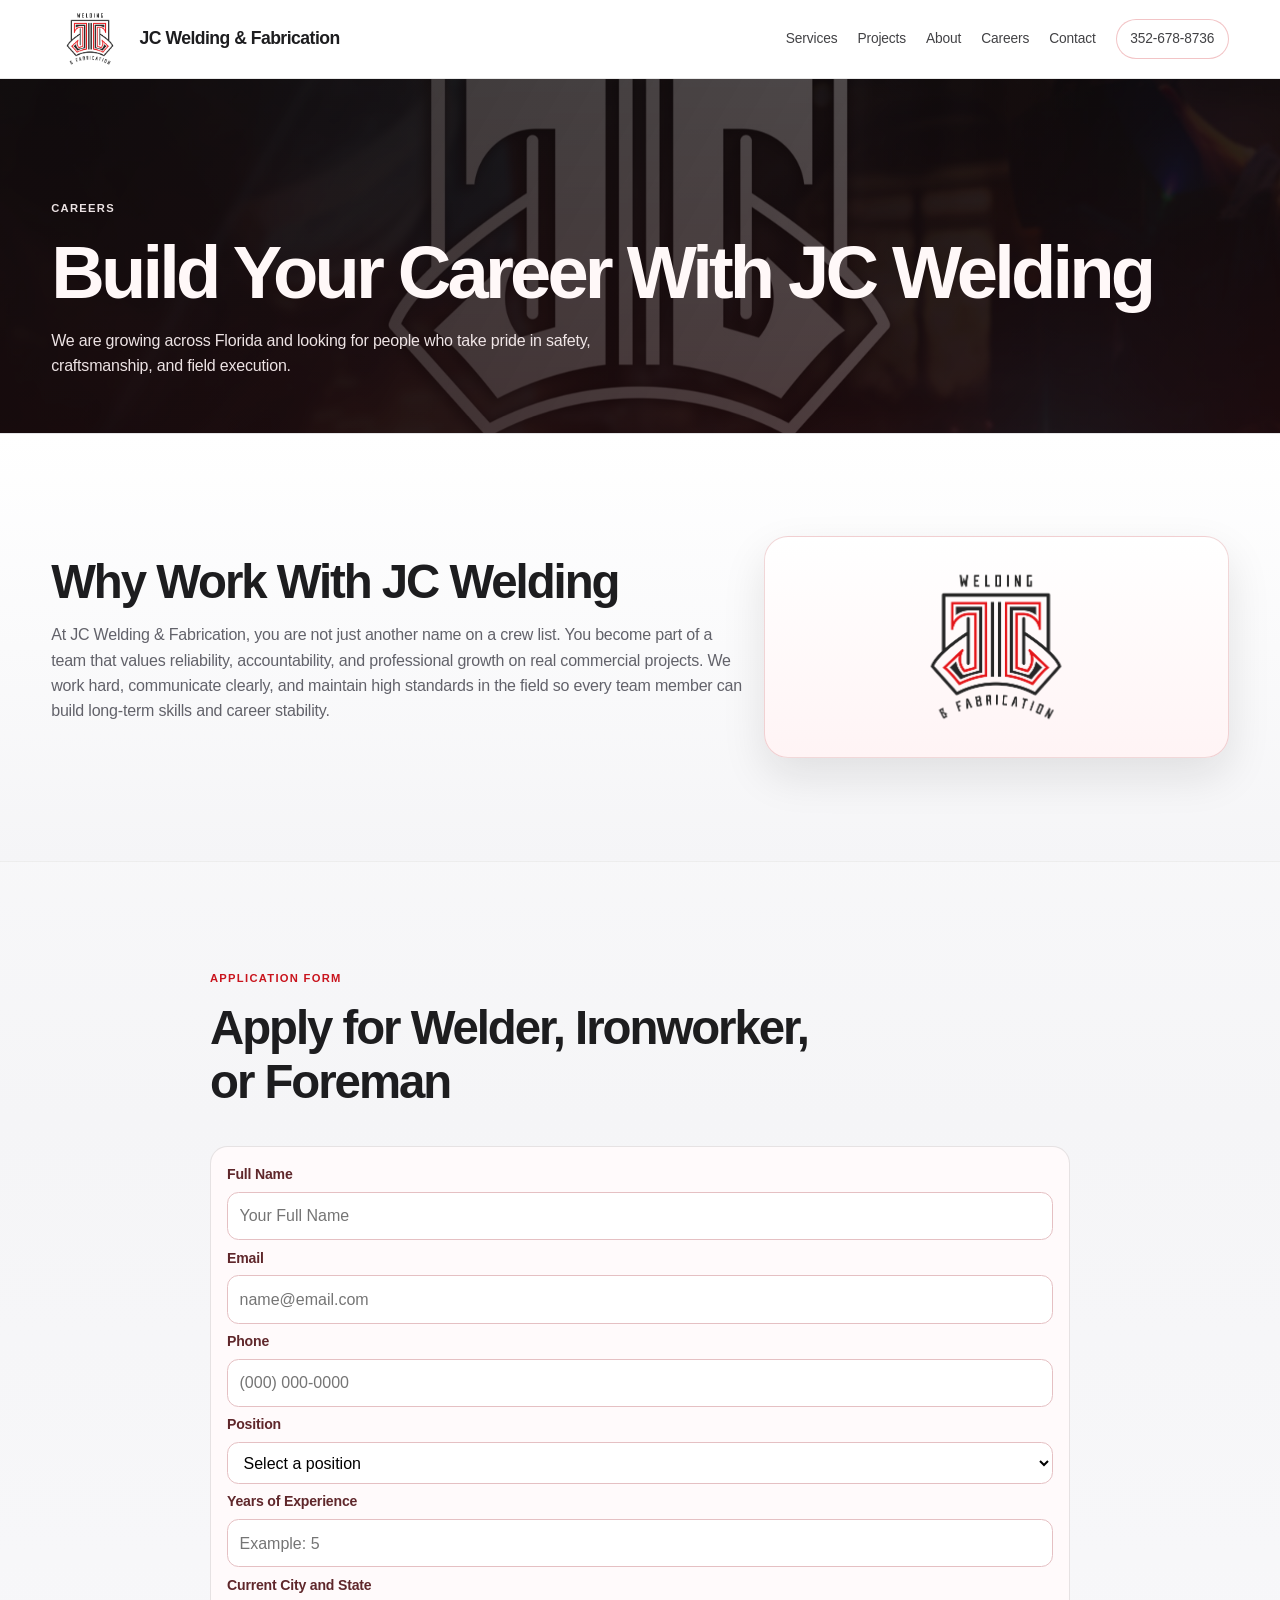
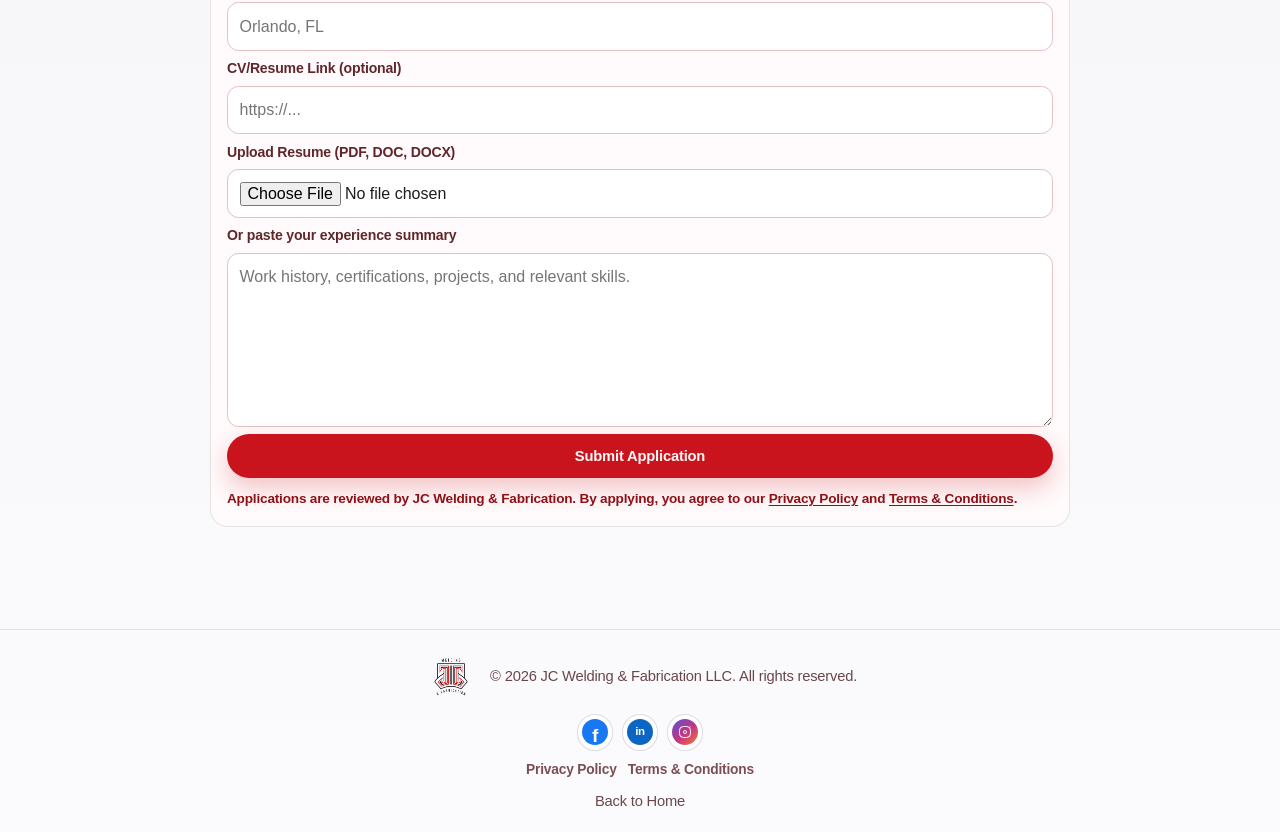
<file: careers.html>
<!DOCTYPE html>
<html lang="en">
<head>
  <meta charset="UTF-8" />
  <meta name="viewport" content="width=device-width, initial-scale=1.0" />
  <title>Careers | JC Welding &amp; Fabrication LLC</title>
  <meta name="description" content="Careers at JC Welding & Fabrication LLC. Apply for Welder, Ironworker, or Foreman positions in Florida commercial steel projects." />
  <meta name="robots" content="index, follow" />
  <link rel="canonical" href="https://jcweldingfabricationfl.com/careers.html" />
  <meta property="og:type" content="website" />
  <meta property="og:title" content="Careers | JC Welding & Fabrication LLC" />
  <meta property="og:description" content="Join JC Welding & Fabrication in Florida. Apply for Welder, Ironworker, and Foreman opportunities." />
  <meta property="og:url" content="https://jcweldingfabricationfl.com/careers.html" />
  <meta property="og:image" content="https://jcweldingfabricationfl.com/assets/jc-logo-red-white.png?v=2" />
  <meta name="twitter:card" content="summary_large_image" />
  <meta name="twitter:title" content="Careers | JC Welding & Fabrication LLC" />
  <meta name="twitter:description" content="Join JC Welding & Fabrication in Florida. Apply for Welder, Ironworker, and Foreman opportunities." />
  <meta name="twitter:image" content="https://jcweldingfabricationfl.com/assets/jc-logo-red-white.png?v=2" />
  <link rel="icon" type="image/png" sizes="32x32" href="assets/favicon-32x32.png?v=2" />
  <link rel="icon" type="image/png" sizes="16x16" href="assets/favicon-16x16.png?v=2" />
  <link rel="apple-touch-icon" sizes="180x180" href="assets/apple-touch-icon.png?v=2" />
  <link rel="stylesheet" href="styles.css" />
</head>
<body>
  <header class="site-header" id="top">
    <div class="container nav-wrap">
      <a class="logo" href="/" aria-label="JC Welding and Fabrication home">
        <img class="logo-image" src="assets/jc-logo-red-white.png" alt="JC Welding and Fabrication logo" width="104" height="104" decoding="async" />
        <span class="logo-text">JC Welding &amp; Fabrication</span>
      </a>
      <button class="menu-toggle" aria-label="Toggle navigation" aria-expanded="false">
        <span></span><span></span><span></span>
      </button>
      <nav class="site-nav" aria-label="Main navigation">
        <a href="/#services">Services</a>
        <a href="/#projects">Projects</a>
        <a href="/#about">About</a>
        <a href="/careers.html">Careers</a>
        <a href="/#contact">Contact</a>
        <a class="nav-cta" href="tel:+13526788736">352-678-8736</a>
      </nav>
    </div>
  </header>

  <main>
    <section class="service-hero careers-hero" style="--service-hero-image: url('assets/optimized/service1.jpg');">
      <div class="container">
        <p class="eyebrow">Careers</p>
        <h1>Build Your Career With JC Welding</h1>
        <p>We are growing across Florida and looking for people who take pride in safety, craftsmanship, and field execution.</p>
      </div>
    </section>

    <section class="section section-alt">
      <div class="container careers-story-grid">
        <div class="careers-story-copy reveal">
          <h2>Why Work With JC Welding</h2>
          <p>
            At JC Welding &amp; Fabrication, you are not just another name on a crew list. You become part of a team that values reliability,
            accountability, and professional growth on real commercial projects. We work hard, communicate clearly, and maintain high standards
            in the field so every team member can build long-term skills and career stability.
          </p>
        </div>
        <div class="careers-story-media reveal" aria-hidden="true">
          <img src="assets/jc-logo-red-white.png" alt="" loading="lazy" decoding="async" width="220" height="220" />
        </div>
      </div>
    </section>

    <section class="section" id="careers-apply">
      <div class="container careers-apply-wrap">
        <div class="section-head reveal">
          <p class="eyebrow">Application Form</p>
          <h2>Apply for Welder, Ironworker, or Foreman</h2>
        </div>

        <form
          class="careers-form reveal"
          name="careers"
          method="POST"
          enctype="multipart/form-data"
          data-netlify="true"
          data-netlify-honeypot="bot-field"
          action="/thank-you-careers.html">
          <input type="hidden" name="form-name" value="careers" />
          <p hidden>
            <label>Do not fill this out if you are human: <input name="bot-field" /></label>
          </p>

          <label for="career-name">Full Name</label>
          <input id="career-name" name="full_name" type="text" placeholder="Your Full Name" required />

          <label for="career-email">Email</label>
          <input id="career-email" name="email" type="email" placeholder="name@email.com" required />

          <label for="career-phone">Phone</label>
          <input id="career-phone" name="phone" type="tel" placeholder="(000) 000-0000" required />

          <label for="career-position">Position</label>
          <select id="career-position" name="position" required>
            <option value="" selected disabled>Select a position</option>
            <option value="welder">Welder</option>
            <option value="ironworker">Ironworker</option>
            <option value="foreman">Foreman</option>
          </select>

          <label for="career-exp">Years of Experience</label>
          <input id="career-exp" name="years_experience" type="number" min="0" step="0.5" placeholder="Example: 5" />

          <label for="career-location">Current City and State</label>
          <input id="career-location" name="location" type="text" placeholder="Orlando, FL" />

          <label for="career-cv-link">CV/Resume Link (optional)</label>
          <input id="career-cv-link" name="cv_link" type="url" placeholder="https://..." />

          <label for="career-resume-file">Upload Resume (PDF, DOC, DOCX)</label>
          <input id="career-resume-file" name="resume_file" type="file" accept=".pdf,.doc,.docx" />

          <label for="career-cv-text">Or paste your experience summary</label>
          <textarea id="career-cv-text" name="cv_summary" rows="6" placeholder="Work history, certifications, projects, and relevant skills."></textarea>

          <button type="submit" class="btn btn-primary">Submit Application</button>
          <p class="form-note">Applications are reviewed by JC Welding &amp; Fabrication. By applying, you agree to our <a href="privacy-policy.html">Privacy Policy</a> and <a href="terms.html">Terms &amp; Conditions</a>.</p>
        </form>
      </div>
    </section>
  </main>

  <footer class="site-footer">
    <div class="container footer-grid">
      <div class="footer-brand">
        <img class="footer-logo" src="assets/jc-logo-red-white.png" alt="JC Welding and Fabrication logo" width="56" height="56" loading="lazy" decoding="async" />
        <p>&copy; <span id="year"></span> JC Welding &amp; Fabrication LLC. All rights reserved.</p>
      </div>
      <nav class="social-links footer-social" aria-label="Social media">
        <a class="social-link social-facebook" href="https://www.facebook.com/profile.php?id=100091245424976" target="_blank" rel="noopener noreferrer" data-social-platform="facebook" aria-label="JC Welding on Facebook"><span class="social-mark" aria-hidden="true">f</span><span class="social-label">Facebook</span></a>
        <a class="social-link social-linkedin" href="https://www.linkedin.com/company/110131293/" target="_blank" rel="noopener noreferrer" data-social-platform="linkedin" aria-label="JC Welding on LinkedIn"><span class="social-mark" aria-hidden="true">in</span><span class="social-label">LinkedIn</span></a>
        <a class="social-link social-instagram" href="https://www.instagram.com/jc_welding_fabrication/" target="_blank" rel="noopener noreferrer" data-social-platform="instagram" aria-label="JC Welding on Instagram"><span class="social-mark" aria-hidden="true"></span><span class="social-label">Instagram</span></a>
      </nav>
      <nav class="footer-links" aria-label="Legal">
        <a href="privacy-policy.html">Privacy Policy</a>
        <a href="terms.html">Terms &amp; Conditions</a>
      </nav>
      <a href="/">Back to Home</a>
    </div>
  </footer>

  <div class="mobile-quick-actions" aria-label="Quick contact actions">
    <a class="mobile-action mobile-action-call" href="tel:+13526788736">Call 352-678-8736</a>
  </div>


  <script src="analytics-v2.js"></script>
  <script src="script.js"></script>
</body>
</html>
</file>
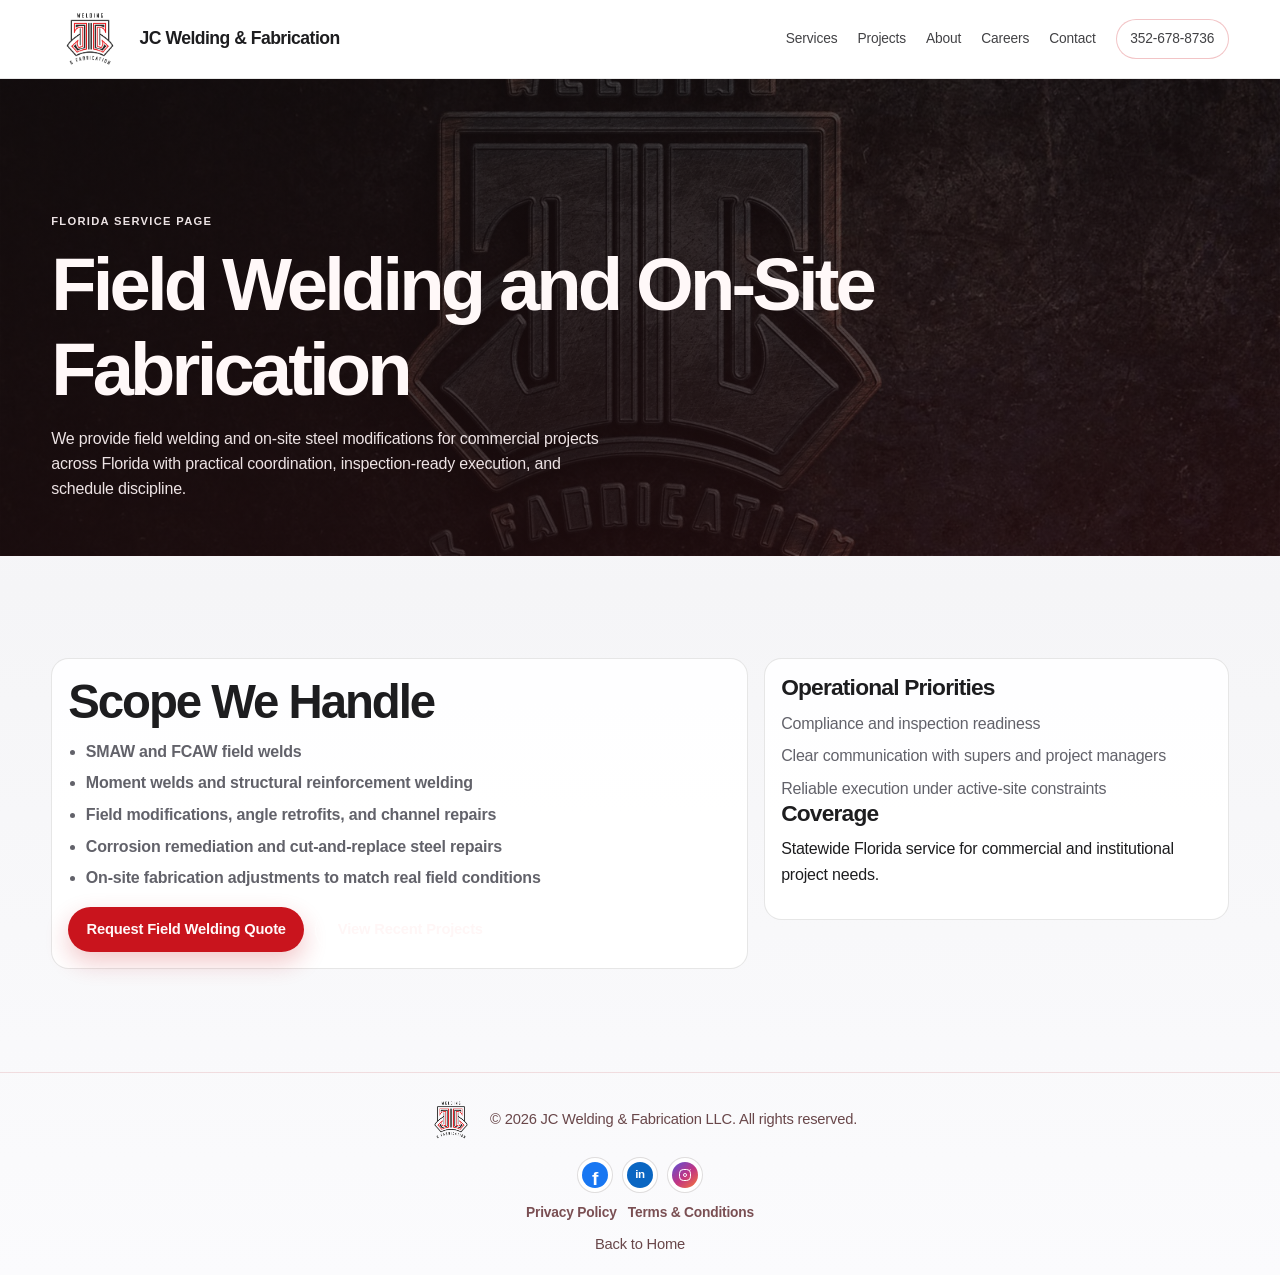
<file: field-welding-florida.html>
<!DOCTYPE html>
<html lang="en">
<head>
  <meta charset="UTF-8" />
  <meta name="viewport" content="width=device-width, initial-scale=1.0" />
  <title>Field Welding in Florida | JC Welding &amp; Fabrication LLC</title>
  <meta name="description" content="Florida field welding and on-site steel fabrication by JC Welding & Fabrication LLC, including SMAW/FCAW welds, field modifications, reinforcement, channel repair, and steel retrofits." />
  <meta name="robots" content="index, follow" />
  <link rel="canonical" href="https://jcweldingfabricationfl.com/field-welding-florida.html" />
  <meta property="og:type" content="website" />
  <meta property="og:title" content="Field Welding in Florida | JC Welding & Fabrication LLC" />
  <meta property="og:description" content="Commercial field welding and on-site steel fabrication across Florida with compliance-ready execution." />
  <meta property="og:url" content="https://jcweldingfabricationfl.com/field-welding-florida.html" />
  <meta property="og:image" content="https://jcweldingfabricationfl.com/assets/optimized/about-5.jpg" />
  <meta name="twitter:card" content="summary_large_image" />
  <meta name="twitter:title" content="Field Welding in Florida | JC Welding & Fabrication LLC" />
  <meta name="twitter:description" content="Commercial field welding and on-site steel fabrication across Florida with compliance-ready execution." />
  <meta name="twitter:image" content="https://jcweldingfabricationfl.com/assets/optimized/about-5.jpg" />
  <link rel="icon" type="image/png" sizes="32x32" href="assets/favicon-32x32.png?v=2" />
  <link rel="icon" type="image/png" sizes="16x16" href="assets/favicon-16x16.png?v=2" />
  <link rel="apple-touch-icon" sizes="180x180" href="assets/apple-touch-icon.png?v=2" />
  <link rel="stylesheet" href="styles.css" />
  <script type="application/ld+json">
    {
      "@context": "https://schema.org",
      "@type": "Service",
      "name": "Field Welding and On-Site Fabrication",
      "serviceType": "Commercial field welding",
      "areaServed": "Florida",
      "provider": {
        "@type": "GeneralContractor",
        "name": "JC Welding & Fabrication LLC",
        "url": "https://jcweldingfabricationfl.com/",
        "telephone": "+1-352-678-8736",
        "email": "info@jcweldingfabricationfl.com"
      },
      "url": "https://jcweldingfabricationfl.com/field-welding-florida.html"
    }
  </script>
</head>
<body>
  <header class="site-header" id="top">
    <div class="container nav-wrap">
      <a class="logo" href="/" aria-label="JC Welding and Fabrication home">
        <img class="logo-image" src="assets/jc-logo-red-white.png" alt="JC Welding and Fabrication logo" width="104" height="104" decoding="async" />
        <span class="logo-text">JC Welding &amp; Fabrication</span>
      </a>
      <button class="menu-toggle" aria-label="Toggle navigation" aria-expanded="false">
        <span></span><span></span><span></span>
      </button>
      <nav class="site-nav" aria-label="Main navigation">
        <a href="/#services">Services</a>
        <a href="/#projects">Projects</a>
        <a href="/#about">About</a>
        <a href="/careers.html">Careers</a>
        <a href="/#contact">Contact</a>
        <a class="nav-cta" href="tel:+13526788736">352-678-8736</a>
      </nav>
    </div>
  </header>

  <main>
    <section class="service-hero" style="--service-hero-image: url('assets/optimized/about-5.jpg');">
      <div class="container">
        <p class="eyebrow">Florida Service Page</p>
        <h1>Field Welding and On-Site Fabrication</h1>
        <p>We provide field welding and on-site steel modifications for commercial projects across Florida with practical coordination, inspection-ready execution, and schedule discipline.</p>
      </div>
    </section>

    <section class="section">
      <div class="container service-layout">
        <article class="service-main reveal">
          <h2>Scope We Handle</h2>
          <ul class="service-list">
            <li>SMAW and FCAW field welds</li>
            <li>Moment welds and structural reinforcement welding</li>
            <li>Field modifications, angle retrofits, and channel repairs</li>
            <li>Corrosion remediation and cut-and-replace steel repairs</li>
            <li>On-site fabrication adjustments to match real field conditions</li>
          </ul>
          <div class="service-actions">
            <a class="btn btn-primary" href="/#contact">Request Field Welding Quote</a>
            <a class="btn btn-secondary" href="/#projects">View Recent Projects</a>
          </div>
        </article>

        <aside class="service-aside reveal">
          <h3>Operational Priorities</h3>
          <ul class="service-meta">
            <li>Compliance and inspection readiness</li>
            <li>Clear communication with supers and project managers</li>
            <li>Reliable execution under active-site constraints</li>
          </ul>
          <h3>Coverage</h3>
          <p>Statewide Florida service for commercial and institutional project needs.</p>
        </aside>
      </div>
    </section>
  </main>

  <footer class="site-footer">
    <div class="container footer-grid">
      <div class="footer-brand">
        <img class="footer-logo" src="assets/jc-logo-red-white.png" alt="JC Welding and Fabrication logo" width="56" height="56" loading="lazy" decoding="async" />
        <p>&copy; <span id="year"></span> JC Welding &amp; Fabrication LLC. All rights reserved.</p>
      </div>
      <nav class="social-links footer-social" aria-label="Social media">
        <a class="social-link social-facebook" href="https://www.facebook.com/profile.php?id=100091245424976" target="_blank" rel="noopener noreferrer" data-social-platform="facebook" aria-label="JC Welding on Facebook"><span class="social-mark" aria-hidden="true">f</span><span class="social-label">Facebook</span></a>
        <a class="social-link social-linkedin" href="https://www.linkedin.com/company/110131293/" target="_blank" rel="noopener noreferrer" data-social-platform="linkedin" aria-label="JC Welding on LinkedIn"><span class="social-mark" aria-hidden="true">in</span><span class="social-label">LinkedIn</span></a>
        <a class="social-link social-instagram" href="https://www.instagram.com/jc_welding_fabrication/" target="_blank" rel="noopener noreferrer" data-social-platform="instagram" aria-label="JC Welding on Instagram"><span class="social-mark" aria-hidden="true"></span><span class="social-label">Instagram</span></a>
      </nav>
      <nav class="footer-links" aria-label="Legal">
        <a href="privacy-policy.html">Privacy Policy</a>
        <a href="terms.html">Terms &amp; Conditions</a>
      </nav>
      <a href="/">Back to Home</a>
    </div>
  </footer>

  <div class="mobile-quick-actions" aria-label="Quick contact actions">
    <a class="mobile-action mobile-action-call" href="tel:+13526788736">Call 352-678-8736</a>
  </div>


  <script src="analytics-v2.js"></script>
  <script src="script.js"></script>
</body>
</html>
</file>
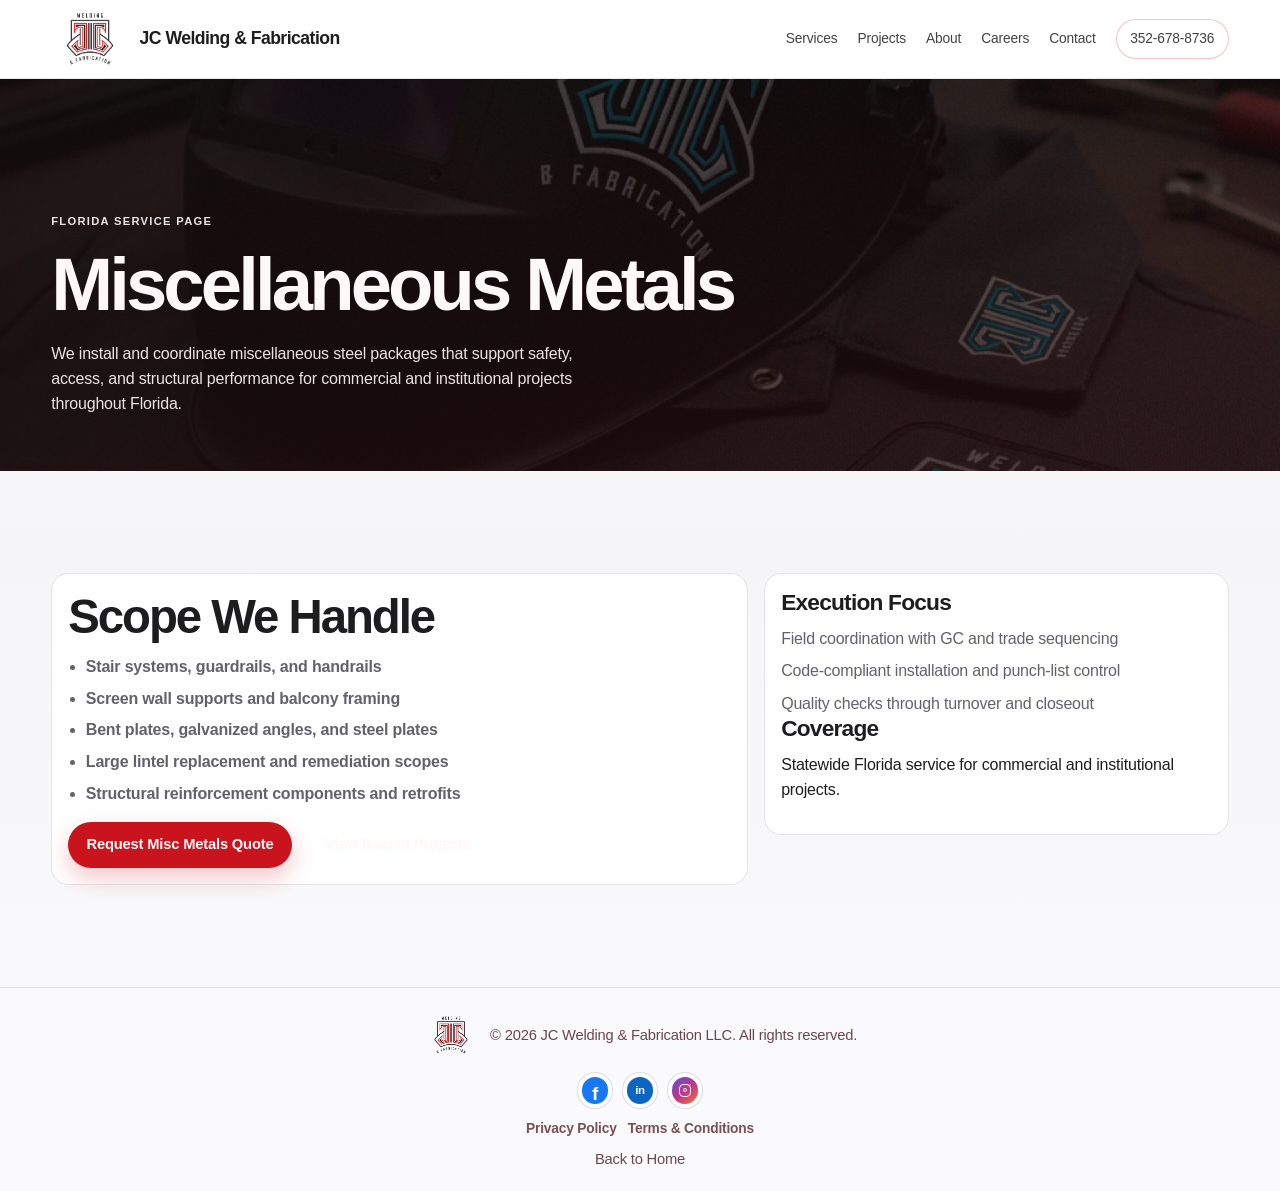
<file: miscellaneous-metals-florida.html>
<!DOCTYPE html>
<html lang="en">
<head>
  <meta charset="UTF-8" />
  <meta name="viewport" content="width=device-width, initial-scale=1.0" />
  <title>Miscellaneous Metals in Florida | JC Welding &amp; Fabrication LLC</title>
  <meta name="description" content="Florida miscellaneous metals installation and fabrication coordination by JC Welding & Fabrication LLC, including stairs, rails, balcony framing, lintels, and structural reinforcement components." />
  <meta name="robots" content="index, follow" />
  <link rel="canonical" href="https://jcweldingfabricationfl.com/miscellaneous-metals-florida.html" />
  <meta property="og:type" content="website" />
  <meta property="og:title" content="Miscellaneous Metals in Florida | JC Welding & Fabrication LLC" />
  <meta property="og:description" content="Commercial miscellaneous metals services across Florida for stairs, rails, lintels, and reinforcement scopes." />
  <meta property="og:url" content="https://jcweldingfabricationfl.com/miscellaneous-metals-florida.html" />
  <meta property="og:image" content="https://jcweldingfabricationfl.com/assets/optimized/service3.jpg" />
  <meta name="twitter:card" content="summary_large_image" />
  <meta name="twitter:title" content="Miscellaneous Metals in Florida | JC Welding & Fabrication LLC" />
  <meta name="twitter:description" content="Commercial miscellaneous metals services across Florida for stairs, rails, lintels, and reinforcement scopes." />
  <meta name="twitter:image" content="https://jcweldingfabricationfl.com/assets/optimized/service3.jpg" />
  <link rel="icon" type="image/png" sizes="32x32" href="assets/favicon-32x32.png?v=2" />
  <link rel="icon" type="image/png" sizes="16x16" href="assets/favicon-16x16.png?v=2" />
  <link rel="apple-touch-icon" sizes="180x180" href="assets/apple-touch-icon.png?v=2" />
  <link rel="stylesheet" href="styles.css" />
  <script type="application/ld+json">
    {
      "@context": "https://schema.org",
      "@type": "Service",
      "name": "Miscellaneous Metals Installation",
      "serviceType": "Commercial miscellaneous metals",
      "areaServed": "Florida",
      "provider": {
        "@type": "GeneralContractor",
        "name": "JC Welding & Fabrication LLC",
        "url": "https://jcweldingfabricationfl.com/",
        "telephone": "+1-352-678-8736",
        "email": "info@jcweldingfabricationfl.com"
      },
      "url": "https://jcweldingfabricationfl.com/miscellaneous-metals-florida.html"
    }
  </script>
</head>
<body>
  <header class="site-header" id="top">
    <div class="container nav-wrap">
      <a class="logo" href="/" aria-label="JC Welding and Fabrication home">
        <img class="logo-image" src="assets/jc-logo-red-white.png" alt="JC Welding and Fabrication logo" width="104" height="104" decoding="async" />
        <span class="logo-text">JC Welding &amp; Fabrication</span>
      </a>
      <button class="menu-toggle" aria-label="Toggle navigation" aria-expanded="false">
        <span></span><span></span><span></span>
      </button>
      <nav class="site-nav" aria-label="Main navigation">
        <a href="/#services">Services</a>
        <a href="/#projects">Projects</a>
        <a href="/#about">About</a>
        <a href="/careers.html">Careers</a>
        <a href="/#contact">Contact</a>
        <a class="nav-cta" href="tel:+13526788736">352-678-8736</a>
      </nav>
    </div>
  </header>

  <main>
    <section class="service-hero" style="--service-hero-image: url('assets/optimized/service3.jpg');">
      <div class="container">
        <p class="eyebrow">Florida Service Page</p>
        <h1>Miscellaneous Metals</h1>
        <p>We install and coordinate miscellaneous steel packages that support safety, access, and structural performance for commercial and institutional projects throughout Florida.</p>
      </div>
    </section>

    <section class="section">
      <div class="container service-layout">
        <article class="service-main reveal">
          <h2>Scope We Handle</h2>
          <ul class="service-list">
            <li>Stair systems, guardrails, and handrails</li>
            <li>Screen wall supports and balcony framing</li>
            <li>Bent plates, galvanized angles, and steel plates</li>
            <li>Large lintel replacement and remediation scopes</li>
            <li>Structural reinforcement components and retrofits</li>
          </ul>
          <div class="service-actions">
            <a class="btn btn-primary" href="/#contact">Request Misc Metals Quote</a>
            <a class="btn btn-secondary" href="/#projects">View Recent Projects</a>
          </div>
        </article>

        <aside class="service-aside reveal">
          <h3>Execution Focus</h3>
          <ul class="service-meta">
            <li>Field coordination with GC and trade sequencing</li>
            <li>Code-compliant installation and punch-list control</li>
            <li>Quality checks through turnover and closeout</li>
          </ul>
          <h3>Coverage</h3>
          <p>Statewide Florida service for commercial and institutional projects.</p>
        </aside>
      </div>
    </section>
  </main>

  <footer class="site-footer">
    <div class="container footer-grid">
      <div class="footer-brand">
        <img class="footer-logo" src="assets/jc-logo-red-white.png" alt="JC Welding and Fabrication logo" width="56" height="56" loading="lazy" decoding="async" />
        <p>&copy; <span id="year"></span> JC Welding &amp; Fabrication LLC. All rights reserved.</p>
      </div>
      <nav class="social-links footer-social" aria-label="Social media">
        <a class="social-link social-facebook" href="https://www.facebook.com/profile.php?id=100091245424976" target="_blank" rel="noopener noreferrer" data-social-platform="facebook" aria-label="JC Welding on Facebook"><span class="social-mark" aria-hidden="true">f</span><span class="social-label">Facebook</span></a>
        <a class="social-link social-linkedin" href="https://www.linkedin.com/company/110131293/" target="_blank" rel="noopener noreferrer" data-social-platform="linkedin" aria-label="JC Welding on LinkedIn"><span class="social-mark" aria-hidden="true">in</span><span class="social-label">LinkedIn</span></a>
        <a class="social-link social-instagram" href="https://www.instagram.com/jc_welding_fabrication/" target="_blank" rel="noopener noreferrer" data-social-platform="instagram" aria-label="JC Welding on Instagram"><span class="social-mark" aria-hidden="true"></span><span class="social-label">Instagram</span></a>
      </nav>
      <nav class="footer-links" aria-label="Legal">
        <a href="privacy-policy.html">Privacy Policy</a>
        <a href="terms.html">Terms &amp; Conditions</a>
      </nav>
      <a href="/">Back to Home</a>
    </div>
  </footer>

  <div class="mobile-quick-actions" aria-label="Quick contact actions">
    <a class="mobile-action mobile-action-call" href="tel:+13526788736">Call 352-678-8736</a>
  </div>


  <script src="analytics-v2.js"></script>
  <script src="script.js"></script>
</body>
</html>
</file>
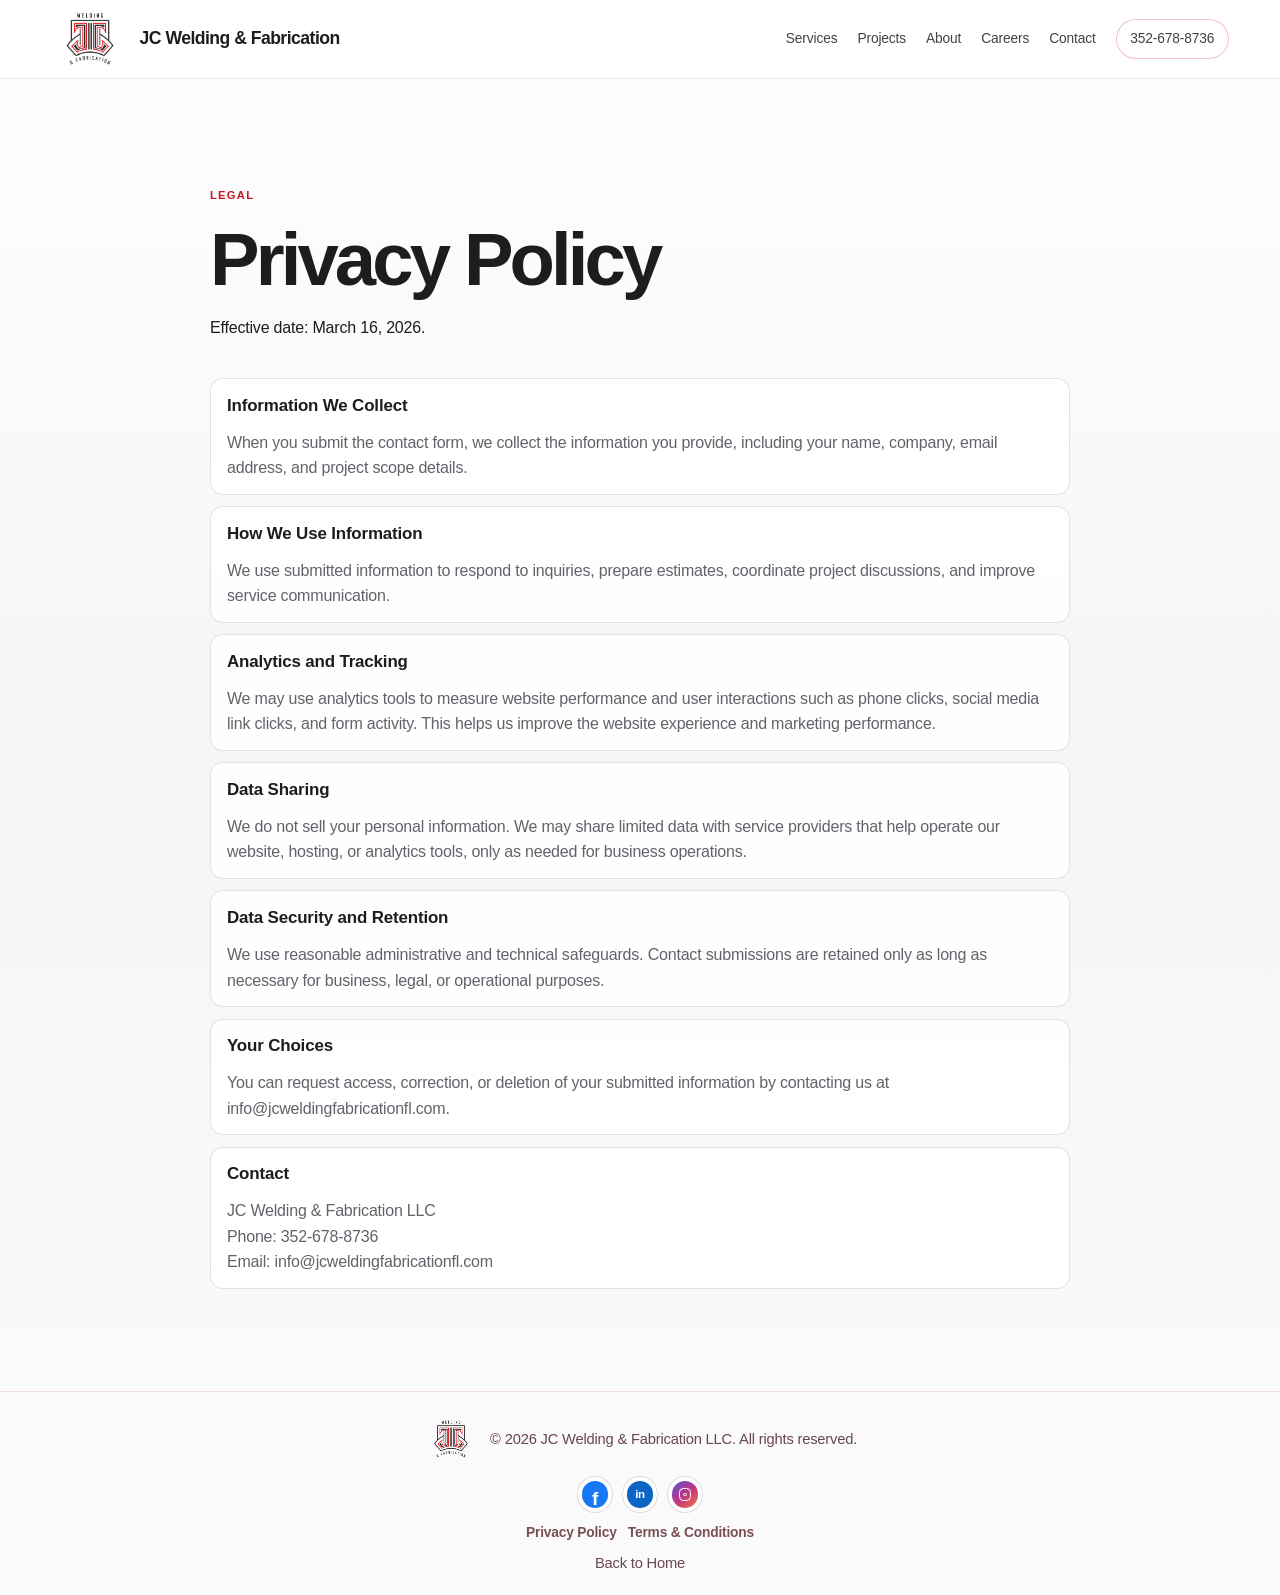
<file: privacy-policy.html>
<!DOCTYPE html>
<html lang="en">
<head>
  <meta charset="UTF-8" />
  <meta name="viewport" content="width=device-width, initial-scale=1.0" />
  <title>Privacy Policy | JC Welding &amp; Fabrication LLC</title>
  <meta name="description" content="Privacy Policy for JC Welding & Fabrication LLC website and contact form submissions." />
  <meta name="robots" content="index, follow" />
  <link rel="canonical" href="https://jcweldingfabricationfl.com/privacy-policy.html" />
  <meta property="og:type" content="website" />
  <meta property="og:title" content="Privacy Policy | JC Welding & Fabrication LLC" />
  <meta property="og:description" content="Privacy information for website visitors and contact form submissions." />
  <meta property="og:url" content="https://jcweldingfabricationfl.com/privacy-policy.html" />
  <meta property="og:image" content="https://jcweldingfabricationfl.com/assets/jc-logo-red-white.png?v=2" />
  <meta name="twitter:card" content="summary_large_image" />
  <meta name="twitter:title" content="Privacy Policy | JC Welding & Fabrication LLC" />
  <meta name="twitter:description" content="Privacy information for website visitors and contact form submissions." />
  <meta name="twitter:image" content="https://jcweldingfabricationfl.com/assets/jc-logo-red-white.png?v=2" />
  <link rel="icon" type="image/png" sizes="32x32" href="assets/favicon-32x32.png?v=2" />
  <link rel="icon" type="image/png" sizes="16x16" href="assets/favicon-16x16.png?v=2" />
  <link rel="apple-touch-icon" sizes="180x180" href="assets/apple-touch-icon.png?v=2" />
  <link rel="stylesheet" href="styles.css" />
</head>
<body>
  <header class="site-header" id="top">
    <div class="container nav-wrap">
      <a class="logo" href="/" aria-label="JC Welding and Fabrication home">
        <img class="logo-image" src="assets/jc-logo-red-white.png" alt="JC Welding and Fabrication logo" width="104" height="104" decoding="async" />
        <span class="logo-text">JC Welding &amp; Fabrication</span>
      </a>
      <button class="menu-toggle" aria-label="Toggle navigation" aria-expanded="false">
        <span></span><span></span><span></span>
      </button>
      <nav class="site-nav" aria-label="Main navigation">
        <a href="/#services">Services</a>
        <a href="/#projects">Projects</a>
        <a href="/#about">About</a>
        <a href="/careers.html">Careers</a>
        <a href="/#contact">Contact</a>
        <a class="nav-cta" href="tel:+13526788736">352-678-8736</a>
      </nav>
    </div>
  </header>

  <main>
    <section class="section">
      <div class="container faq-wrap">
        <div class="section-head">
          <p class="eyebrow">Legal</p>
          <h1>Privacy Policy</h1>
          <p>Effective date: March 16, 2026.</p>
        </div>

        <div class="faq-list">
          <details open>
            <summary>Information We Collect</summary>
            <p>When you submit the contact form, we collect the information you provide, including your name, company, email address, and project scope details.</p>
          </details>

          <details open>
            <summary>How We Use Information</summary>
            <p>We use submitted information to respond to inquiries, prepare estimates, coordinate project discussions, and improve service communication.</p>
          </details>

          <details open>
            <summary>Analytics and Tracking</summary>
            <p>We may use analytics tools to measure website performance and user interactions such as phone clicks, social media link clicks, and form activity. This helps us improve the website experience and marketing performance.</p>
          </details>

          <details open>
            <summary>Data Sharing</summary>
            <p>We do not sell your personal information. We may share limited data with service providers that help operate our website, hosting, or analytics tools, only as needed for business operations.</p>
          </details>

          <details open>
            <summary>Data Security and Retention</summary>
            <p>We use reasonable administrative and technical safeguards. Contact submissions are retained only as long as necessary for business, legal, or operational purposes.</p>
          </details>

          <details open>
            <summary>Your Choices</summary>
            <p>You can request access, correction, or deletion of your submitted information by contacting us at <a href="mailto:info@jcweldingfabricationfl.com">info@jcweldingfabricationfl.com</a>.</p>
          </details>

          <details open>
            <summary>Contact</summary>
            <p>JC Welding &amp; Fabrication LLC<br />Phone: <a href="tel:+13526788736">352-678-8736</a><br />Email: <a href="mailto:info@jcweldingfabricationfl.com">info@jcweldingfabricationfl.com</a></p>
          </details>
        </div>
      </div>
    </section>
  </main>

  <footer class="site-footer">
    <div class="container footer-grid">
      <div class="footer-brand">
        <img class="footer-logo" src="assets/jc-logo-red-white.png" alt="JC Welding and Fabrication logo" width="56" height="56" loading="lazy" decoding="async" />
        <p>&copy; <span id="year"></span> JC Welding &amp; Fabrication LLC. All rights reserved.</p>
      </div>
      <nav class="social-links footer-social" aria-label="Social media">
        <a class="social-link social-facebook" href="https://www.facebook.com/profile.php?id=100091245424976" target="_blank" rel="noopener noreferrer" data-social-platform="facebook" aria-label="JC Welding on Facebook"><span class="social-mark" aria-hidden="true">f</span><span class="social-label">Facebook</span></a>
        <a class="social-link social-linkedin" href="https://www.linkedin.com/company/110131293/" target="_blank" rel="noopener noreferrer" data-social-platform="linkedin" aria-label="JC Welding on LinkedIn"><span class="social-mark" aria-hidden="true">in</span><span class="social-label">LinkedIn</span></a>
        <a class="social-link social-instagram" href="https://www.instagram.com/jc_welding_fabrication/" target="_blank" rel="noopener noreferrer" data-social-platform="instagram" aria-label="JC Welding on Instagram"><span class="social-mark" aria-hidden="true"></span><span class="social-label">Instagram</span></a>
      </nav>
      <nav class="footer-links" aria-label="Legal">
        <a href="privacy-policy.html">Privacy Policy</a>
        <a href="terms.html">Terms &amp; Conditions</a>
      </nav>
      <a href="/">Back to Home</a>
    </div>
  </footer>

  <div class="mobile-quick-actions" aria-label="Quick contact actions">
    <a class="mobile-action mobile-action-call" href="tel:+13526788736">Call 352-678-8736</a>
  </div>


  <script src="analytics-v2.js"></script>
  <script src="script.js"></script>
</body>
</html>
</file>
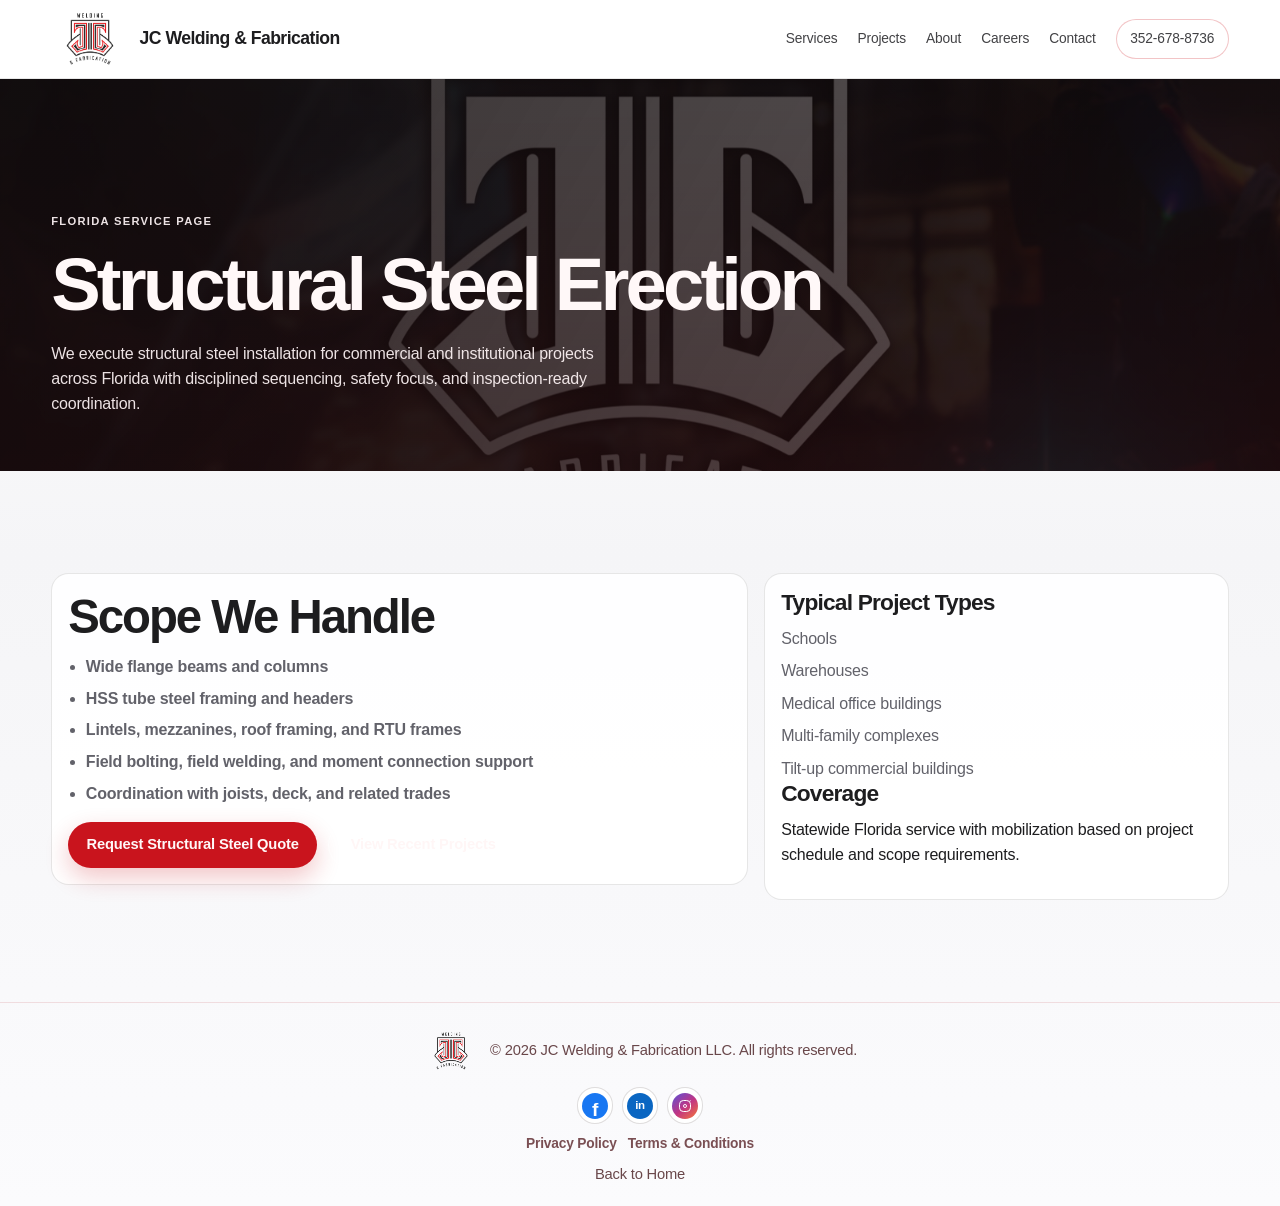
<file: structural-steel-florida.html>
<!DOCTYPE html>
<html lang="en">
<head>
  <meta charset="UTF-8" />
  <meta name="viewport" content="width=device-width, initial-scale=1.0" />
  <title>Structural Steel Erection in Florida | JC Welding &amp; Fabrication LLC</title>
  <meta name="description" content="Florida structural steel erection by JC Welding & Fabrication LLC for commercial and institutional projects. Beams, columns, HSS, mezzanines, roof framing, and field bolting/welding." />
  <meta name="robots" content="index, follow" />
  <link rel="canonical" href="https://jcweldingfabricationfl.com/structural-steel-florida.html" />
  <meta property="og:type" content="website" />
  <meta property="og:title" content="Structural Steel Erection in Florida | JC Welding & Fabrication LLC" />
  <meta property="og:description" content="Commercial structural steel erection services across Florida with disciplined field execution." />
  <meta property="og:url" content="https://jcweldingfabricationfl.com/structural-steel-florida.html" />
  <meta property="og:image" content="https://jcweldingfabricationfl.com/assets/optimized/service1.jpg" />
  <meta name="twitter:card" content="summary_large_image" />
  <meta name="twitter:title" content="Structural Steel Erection in Florida | JC Welding & Fabrication LLC" />
  <meta name="twitter:description" content="Commercial structural steel erection services across Florida with disciplined field execution." />
  <meta name="twitter:image" content="https://jcweldingfabricationfl.com/assets/optimized/service1.jpg" />
  <link rel="icon" type="image/png" sizes="32x32" href="assets/favicon-32x32.png?v=2" />
  <link rel="icon" type="image/png" sizes="16x16" href="assets/favicon-16x16.png?v=2" />
  <link rel="apple-touch-icon" sizes="180x180" href="assets/apple-touch-icon.png?v=2" />
  <link rel="stylesheet" href="styles.css" />
  <script type="application/ld+json">
    {
      "@context": "https://schema.org",
      "@type": "Service",
      "name": "Structural Steel Erection",
      "serviceType": "Commercial structural steel erection",
      "areaServed": "Florida",
      "provider": {
        "@type": "GeneralContractor",
        "name": "JC Welding & Fabrication LLC",
        "url": "https://jcweldingfabricationfl.com/",
        "telephone": "+1-352-678-8736",
        "email": "info@jcweldingfabricationfl.com"
      },
      "url": "https://jcweldingfabricationfl.com/structural-steel-florida.html"
    }
  </script>
</head>
<body>
  <header class="site-header" id="top">
    <div class="container nav-wrap">
      <a class="logo" href="/" aria-label="JC Welding and Fabrication home">
        <img class="logo-image" src="assets/jc-logo-red-white.png" alt="JC Welding and Fabrication logo" width="104" height="104" decoding="async" />
        <span class="logo-text">JC Welding &amp; Fabrication</span>
      </a>
      <button class="menu-toggle" aria-label="Toggle navigation" aria-expanded="false">
        <span></span><span></span><span></span>
      </button>
      <nav class="site-nav" aria-label="Main navigation">
        <a href="/#services">Services</a>
        <a href="/#projects">Projects</a>
        <a href="/#about">About</a>
        <a href="/careers.html">Careers</a>
        <a href="/#contact">Contact</a>
        <a class="nav-cta" href="tel:+13526788736">352-678-8736</a>
      </nav>
    </div>
  </header>

  <main>
    <section class="service-hero" style="--service-hero-image: url('assets/optimized/service1.jpg');">
      <div class="container">
        <p class="eyebrow">Florida Service Page</p>
        <h1>Structural Steel Erection</h1>
        <p>We execute structural steel installation for commercial and institutional projects across Florida with disciplined sequencing, safety focus, and inspection-ready coordination.</p>
      </div>
    </section>

    <section class="section">
      <div class="container service-layout">
        <article class="service-main reveal">
          <h2>Scope We Handle</h2>
          <ul class="service-list">
            <li>Wide flange beams and columns</li>
            <li>HSS tube steel framing and headers</li>
            <li>Lintels, mezzanines, roof framing, and RTU frames</li>
            <li>Field bolting, field welding, and moment connection support</li>
            <li>Coordination with joists, deck, and related trades</li>
          </ul>
          <div class="service-actions">
            <a class="btn btn-primary" href="/#contact">Request Structural Steel Quote</a>
            <a class="btn btn-secondary" href="/#projects">View Recent Projects</a>
          </div>
        </article>

        <aside class="service-aside reveal">
          <h3>Typical Project Types</h3>
          <ul class="service-meta">
            <li>Schools</li>
            <li>Warehouses</li>
            <li>Medical office buildings</li>
            <li>Multi-family complexes</li>
            <li>Tilt-up commercial buildings</li>
          </ul>
          <h3>Coverage</h3>
          <p>Statewide Florida service with mobilization based on project schedule and scope requirements.</p>
        </aside>
      </div>
    </section>
  </main>

  <footer class="site-footer">
    <div class="container footer-grid">
      <div class="footer-brand">
        <img class="footer-logo" src="assets/jc-logo-red-white.png" alt="JC Welding and Fabrication logo" width="56" height="56" loading="lazy" decoding="async" />
        <p>&copy; <span id="year"></span> JC Welding &amp; Fabrication LLC. All rights reserved.</p>
      </div>
      <nav class="social-links footer-social" aria-label="Social media">
        <a class="social-link social-facebook" href="https://www.facebook.com/profile.php?id=100091245424976" target="_blank" rel="noopener noreferrer" data-social-platform="facebook" aria-label="JC Welding on Facebook"><span class="social-mark" aria-hidden="true">f</span><span class="social-label">Facebook</span></a>
        <a class="social-link social-linkedin" href="https://www.linkedin.com/company/110131293/" target="_blank" rel="noopener noreferrer" data-social-platform="linkedin" aria-label="JC Welding on LinkedIn"><span class="social-mark" aria-hidden="true">in</span><span class="social-label">LinkedIn</span></a>
        <a class="social-link social-instagram" href="https://www.instagram.com/jc_welding_fabrication/" target="_blank" rel="noopener noreferrer" data-social-platform="instagram" aria-label="JC Welding on Instagram"><span class="social-mark" aria-hidden="true"></span><span class="social-label">Instagram</span></a>
      </nav>
      <nav class="footer-links" aria-label="Legal">
        <a href="privacy-policy.html">Privacy Policy</a>
        <a href="terms.html">Terms &amp; Conditions</a>
      </nav>
      <a href="/">Back to Home</a>
    </div>
  </footer>

  <div class="mobile-quick-actions" aria-label="Quick contact actions">
    <a class="mobile-action mobile-action-call" href="tel:+13526788736">Call 352-678-8736</a>
  </div>


  <script src="analytics-v2.js"></script>
  <script src="script.js"></script>
</body>
</html>
</file>
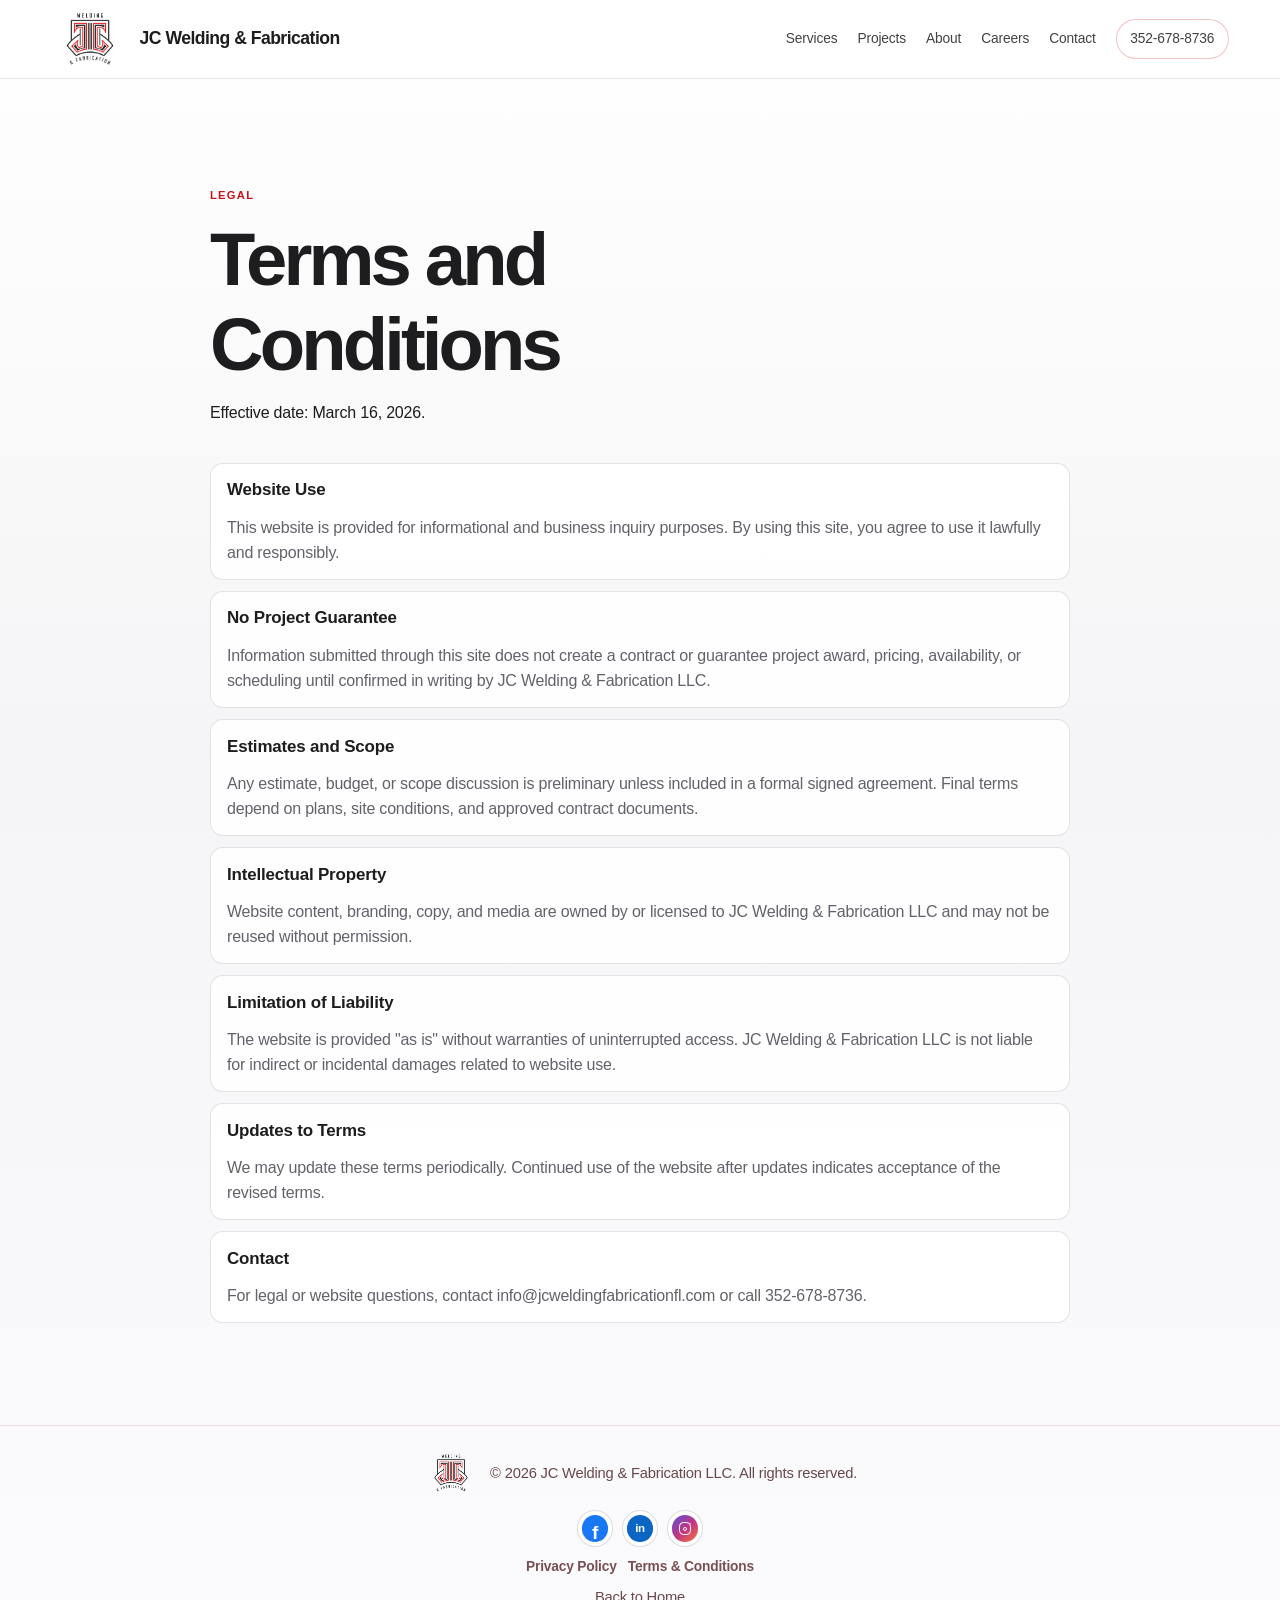
<file: terms.html>
<!DOCTYPE html>
<html lang="en">
<head>
  <meta charset="UTF-8" />
  <meta name="viewport" content="width=device-width, initial-scale=1.0" />
  <title>Terms and Conditions | JC Welding &amp; Fabrication LLC</title>
  <meta name="description" content="Terms and Conditions for JC Welding & Fabrication LLC website usage and contact submissions." />
  <meta name="robots" content="index, follow" />
  <link rel="canonical" href="https://jcweldingfabricationfl.com/terms.html" />
  <meta property="og:type" content="website" />
  <meta property="og:title" content="Terms and Conditions | JC Welding & Fabrication LLC" />
  <meta property="og:description" content="Terms governing use of the JC Welding & Fabrication LLC website." />
  <meta property="og:url" content="https://jcweldingfabricationfl.com/terms.html" />
  <meta property="og:image" content="https://jcweldingfabricationfl.com/assets/jc-logo-red-white.png?v=2" />
  <meta name="twitter:card" content="summary_large_image" />
  <meta name="twitter:title" content="Terms and Conditions | JC Welding & Fabrication LLC" />
  <meta name="twitter:description" content="Terms governing use of the JC Welding & Fabrication LLC website." />
  <meta name="twitter:image" content="https://jcweldingfabricationfl.com/assets/jc-logo-red-white.png?v=2" />
  <link rel="icon" type="image/png" sizes="32x32" href="assets/favicon-32x32.png?v=2" />
  <link rel="icon" type="image/png" sizes="16x16" href="assets/favicon-16x16.png?v=2" />
  <link rel="apple-touch-icon" sizes="180x180" href="assets/apple-touch-icon.png?v=2" />
  <link rel="stylesheet" href="styles.css" />
</head>
<body>
  <header class="site-header" id="top">
    <div class="container nav-wrap">
      <a class="logo" href="/" aria-label="JC Welding and Fabrication home">
        <img class="logo-image" src="assets/jc-logo-red-white.png" alt="JC Welding and Fabrication logo" width="104" height="104" decoding="async" />
        <span class="logo-text">JC Welding &amp; Fabrication</span>
      </a>
      <button class="menu-toggle" aria-label="Toggle navigation" aria-expanded="false">
        <span></span><span></span><span></span>
      </button>
      <nav class="site-nav" aria-label="Main navigation">
        <a href="/#services">Services</a>
        <a href="/#projects">Projects</a>
        <a href="/#about">About</a>
        <a href="/careers.html">Careers</a>
        <a href="/#contact">Contact</a>
        <a class="nav-cta" href="tel:+13526788736">352-678-8736</a>
      </nav>
    </div>
  </header>

  <main>
    <section class="section">
      <div class="container faq-wrap">
        <div class="section-head">
          <p class="eyebrow">Legal</p>
          <h1>Terms and Conditions</h1>
          <p>Effective date: March 16, 2026.</p>
        </div>

        <div class="faq-list">
          <details open>
            <summary>Website Use</summary>
            <p>This website is provided for informational and business inquiry purposes. By using this site, you agree to use it lawfully and responsibly.</p>
          </details>

          <details open>
            <summary>No Project Guarantee</summary>
            <p>Information submitted through this site does not create a contract or guarantee project award, pricing, availability, or scheduling until confirmed in writing by JC Welding &amp; Fabrication LLC.</p>
          </details>

          <details open>
            <summary>Estimates and Scope</summary>
            <p>Any estimate, budget, or scope discussion is preliminary unless included in a formal signed agreement. Final terms depend on plans, site conditions, and approved contract documents.</p>
          </details>

          <details open>
            <summary>Intellectual Property</summary>
            <p>Website content, branding, copy, and media are owned by or licensed to JC Welding &amp; Fabrication LLC and may not be reused without permission.</p>
          </details>

          <details open>
            <summary>Limitation of Liability</summary>
            <p>The website is provided "as is" without warranties of uninterrupted access. JC Welding &amp; Fabrication LLC is not liable for indirect or incidental damages related to website use.</p>
          </details>

          <details open>
            <summary>Updates to Terms</summary>
            <p>We may update these terms periodically. Continued use of the website after updates indicates acceptance of the revised terms.</p>
          </details>

          <details open>
            <summary>Contact</summary>
            <p>For legal or website questions, contact <a href="mailto:info@jcweldingfabricationfl.com">info@jcweldingfabricationfl.com</a> or call <a href="tel:+13526788736">352-678-8736</a>.</p>
          </details>
        </div>
      </div>
    </section>
  </main>

  <footer class="site-footer">
    <div class="container footer-grid">
      <div class="footer-brand">
        <img class="footer-logo" src="assets/jc-logo-red-white.png" alt="JC Welding and Fabrication logo" width="56" height="56" loading="lazy" decoding="async" />
        <p>&copy; <span id="year"></span> JC Welding &amp; Fabrication LLC. All rights reserved.</p>
      </div>
      <nav class="social-links footer-social" aria-label="Social media">
        <a class="social-link social-facebook" href="https://www.facebook.com/profile.php?id=100091245424976" target="_blank" rel="noopener noreferrer" data-social-platform="facebook" aria-label="JC Welding on Facebook"><span class="social-mark" aria-hidden="true">f</span><span class="social-label">Facebook</span></a>
        <a class="social-link social-linkedin" href="https://www.linkedin.com/company/110131293/" target="_blank" rel="noopener noreferrer" data-social-platform="linkedin" aria-label="JC Welding on LinkedIn"><span class="social-mark" aria-hidden="true">in</span><span class="social-label">LinkedIn</span></a>
        <a class="social-link social-instagram" href="https://www.instagram.com/jc_welding_fabrication/" target="_blank" rel="noopener noreferrer" data-social-platform="instagram" aria-label="JC Welding on Instagram"><span class="social-mark" aria-hidden="true"></span><span class="social-label">Instagram</span></a>
      </nav>
      <nav class="footer-links" aria-label="Legal">
        <a href="privacy-policy.html">Privacy Policy</a>
        <a href="terms.html">Terms &amp; Conditions</a>
      </nav>
      <a href="/">Back to Home</a>
    </div>
  </footer>

  <div class="mobile-quick-actions" aria-label="Quick contact actions">
    <a class="mobile-action mobile-action-call" href="tel:+13526788736">Call 352-678-8736</a>
  </div>


  <script src="analytics-v2.js"></script>
  <script src="script.js"></script>
</body>
</html>
</file>
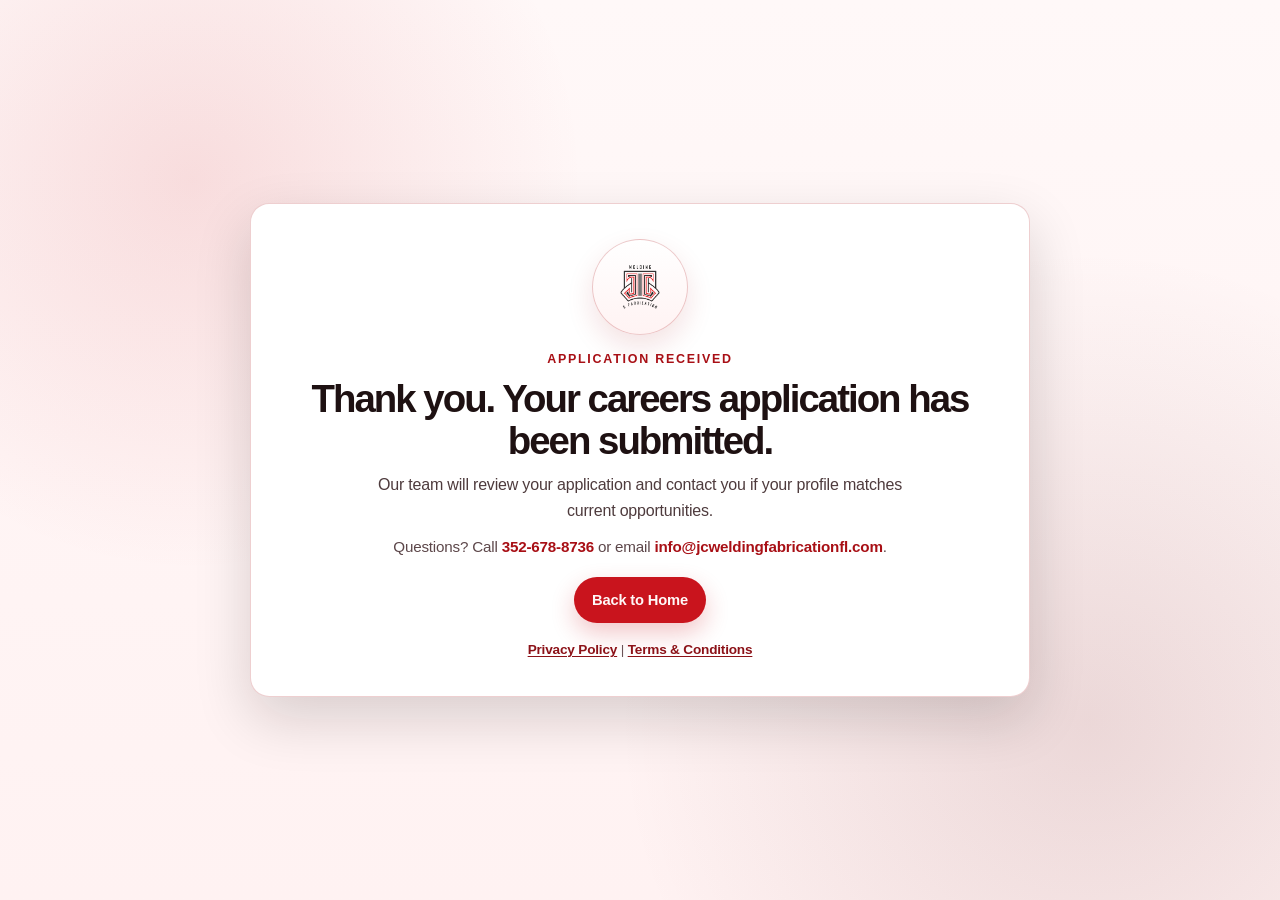
<file: thank-you-careers.html>
<!DOCTYPE html>
<html lang="en">
<head>
  <meta charset="UTF-8" />
  <meta name="viewport" content="width=device-width, initial-scale=1.0" />
  <title>Application Received | JC Welding &amp; Fabrication LLC</title>
  <meta name="description" content="Thank you for applying to JC Welding & Fabrication LLC." />
  <meta name="robots" content="noindex, nofollow" />
  <link rel="icon" type="image/png" sizes="32x32" href="assets/favicon-32x32.png?v=2" />
  <link rel="icon" type="image/png" sizes="16x16" href="assets/favicon-16x16.png?v=2" />
  <link rel="apple-touch-icon" sizes="180x180" href="assets/apple-touch-icon.png?v=2" />
  <link rel="stylesheet" href="styles.css" />
  <style>
    .thankyou-page {
      min-height: 100dvh;
      margin: 0;
      display: grid;
      place-items: center;
      padding: 1.25rem;
      background:
        radial-gradient(circle at 15% 20%, rgba(198, 29, 36, 0.12), transparent 30%),
        radial-gradient(circle at 85% 80%, rgba(95, 16, 19, 0.12), transparent 36%),
        linear-gradient(180deg, #fff8f8 0%, #fff2f2 100%);
    }

    .thankyou-card {
      width: min(780px, 94vw);
      background: #ffffff;
      border: 1px solid rgba(168, 15, 21, 0.2);
      border-radius: 1.2rem;
      box-shadow: 0 22px 56px rgba(18, 10, 11, 0.16);
      padding: clamp(1.4rem, 3vw, 2.2rem);
      text-align: center;
    }

    .thankyou-logo-wrap {
      width: 96px;
      height: 96px;
      margin: 0 auto 0.9rem;
      border-radius: 50%;
      background: linear-gradient(180deg, #ffffff, #fff3f3);
      border: 1px solid rgba(168, 15, 21, 0.22);
      display: grid;
      place-items: center;
      box-shadow: 0 12px 28px rgba(168, 15, 21, 0.12);
    }

    .thankyou-logo {
      width: 66px;
      height: auto;
      display: block;
    }

    .thankyou-kicker {
      margin: 0;
      color: #a80f15;
      letter-spacing: 0.14em;
      text-transform: uppercase;
      font-weight: 700;
      font-size: 0.78rem;
    }

    .thankyou-title {
      margin: 0.5rem 0 0.65rem;
      color: #1e1112;
      font-size: clamp(1.6rem, 4.2vw, 2.4rem);
      line-height: 1.1;
    }

    .thankyou-text {
      margin: 0 auto;
      max-width: 62ch;
      color: #4e3b3d;
    }

    .thankyou-contact {
      margin-top: 0.75rem;
      color: #5d474a;
      font-size: 0.95rem;
    }

    .thankyou-contact a {
      color: #a80f15;
      font-weight: 700;
      text-decoration: none;
    }

    .thankyou-action {
      margin-top: 1.15rem;
    }

    .thankyou-legal {
      margin: 0.85rem 0 0;
      font-size: 0.85rem;
      color: #6b5457;
    }

    .thankyou-legal a {
      color: #8c1218;
      font-weight: 600;
      text-decoration: underline;
      text-underline-offset: 2px;
    }
  </style>
</head>
<body class="thankyou-page">
  <main>
    <section>
      <div class="thankyou-card">
        <div class="thankyou-logo-wrap" aria-hidden="true">
          <img class="thankyou-logo" src="assets/jc-logo-red-white.png" alt="" />
        </div>
        <p class="thankyou-kicker">Application Received</p>
        <h1 class="thankyou-title">Thank you. Your careers application has been submitted.</h1>
        <p class="thankyou-text">Our team will review your application and contact you if your profile matches current opportunities.</p>
        <p class="thankyou-contact">Questions? Call <a href="tel:+13526788736">352-678-8736</a> or email <a href="mailto:info@jcweldingfabricationfl.com">info@jcweldingfabricationfl.com</a>.</p>
        <p class="thankyou-action"><a class="btn btn-primary" href="/">Back to Home</a></p>
        <p class="thankyou-legal"><a href="privacy-policy.html">Privacy Policy</a> | <a href="terms.html">Terms &amp; Conditions</a></p>
      </div>
    </section>
  </main>

  <script src="analytics-v2.js"></script>
</body>
</html>
</file>
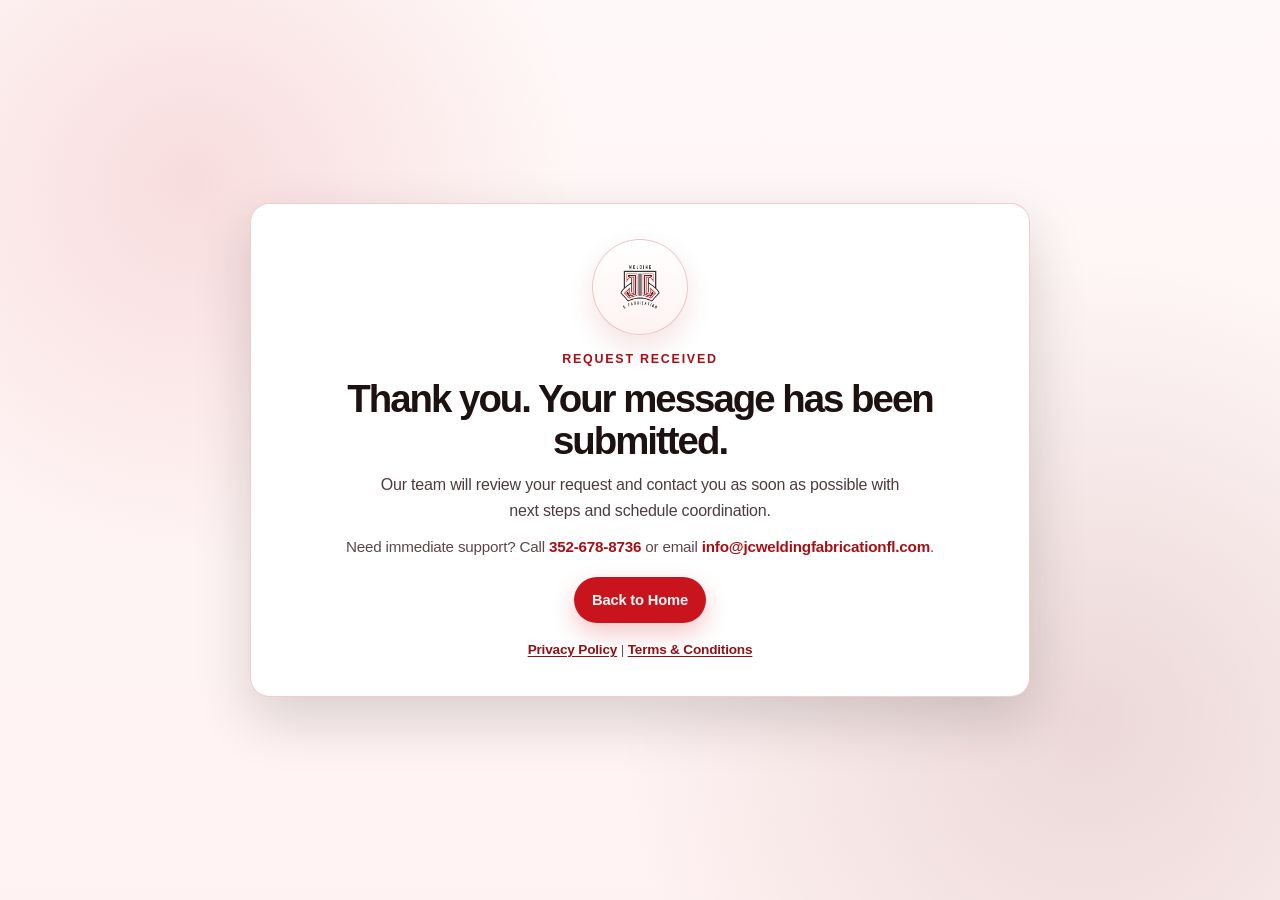
<file: thank-you.html>
<!DOCTYPE html>
<html lang="en">
<head>
  <meta charset="UTF-8" />
  <meta name="viewport" content="width=device-width, initial-scale=1.0" />
  <title>Thank You | JC Welding &amp; Fabrication LLC</title>
  <meta name="description" content="Thank you for contacting JC Welding & Fabrication LLC." />
  <meta name="robots" content="noindex, nofollow" />
  <link rel="icon" type="image/png" sizes="32x32" href="assets/favicon-32x32.png?v=2" />
  <link rel="icon" type="image/png" sizes="16x16" href="assets/favicon-16x16.png?v=2" />
  <link rel="apple-touch-icon" sizes="180x180" href="assets/apple-touch-icon.png?v=2" />
  <link rel="stylesheet" href="styles.css" />
  <style>
    .thankyou-page {
      min-height: 100dvh;
      margin: 0;
      display: grid;
      place-items: center;
      padding: 1.25rem;
      background:
        radial-gradient(circle at 15% 20%, rgba(198, 29, 36, 0.12), transparent 30%),
        radial-gradient(circle at 85% 80%, rgba(95, 16, 19, 0.12), transparent 36%),
        linear-gradient(180deg, #fff8f8 0%, #fff2f2 100%);
    }

    .thankyou-card {
      width: min(780px, 94vw);
      background: #ffffff;
      border: 1px solid rgba(168, 15, 21, 0.2);
      border-radius: 1.2rem;
      box-shadow: 0 22px 56px rgba(18, 10, 11, 0.16);
      padding: clamp(1.4rem, 3vw, 2.2rem);
      text-align: center;
    }

    .thankyou-logo-wrap {
      width: 96px;
      height: 96px;
      margin: 0 auto 0.9rem;
      border-radius: 50%;
      background: linear-gradient(180deg, #ffffff, #fff3f3);
      border: 1px solid rgba(168, 15, 21, 0.22);
      display: grid;
      place-items: center;
      box-shadow: 0 12px 28px rgba(168, 15, 21, 0.12);
    }

    .thankyou-logo {
      width: 66px;
      height: auto;
      display: block;
    }

    .thankyou-kicker {
      margin: 0;
      color: #a80f15;
      letter-spacing: 0.14em;
      text-transform: uppercase;
      font-weight: 700;
      font-size: 0.78rem;
    }

    .thankyou-title {
      margin: 0.5rem 0 0.65rem;
      color: #1e1112;
      font-size: clamp(1.6rem, 4.2vw, 2.4rem);
      line-height: 1.1;
    }

    .thankyou-text {
      margin: 0 auto;
      max-width: 62ch;
      color: #4e3b3d;
    }

    .thankyou-contact {
      margin-top: 0.75rem;
      color: #5d474a;
      font-size: 0.95rem;
    }

    .thankyou-contact a {
      color: #a80f15;
      font-weight: 700;
      text-decoration: none;
    }

    .thankyou-action {
      margin-top: 1.15rem;
    }

    .thankyou-legal {
      margin: 0.85rem 0 0;
      font-size: 0.85rem;
      color: #6b5457;
    }

    .thankyou-legal a {
      color: #8c1218;
      font-weight: 600;
      text-decoration: underline;
      text-underline-offset: 2px;
    }
  </style>
</head>
<body class="thankyou-page">
  <main>
    <section>
      <div class="thankyou-card">
        <div class="thankyou-logo-wrap" aria-hidden="true">
          <img class="thankyou-logo" src="assets/jc-logo-red-white.png" alt="" />
        </div>
        <p class="thankyou-kicker">Request Received</p>
        <h1 class="thankyou-title">Thank you. Your message has been submitted.</h1>
        <p class="thankyou-text">Our team will review your request and contact you as soon as possible with next steps and schedule coordination.</p>
        <p class="thankyou-contact">Need immediate support? Call <a href="tel:+13526788736">352-678-8736</a> or email <a href="mailto:info@jcweldingfabricationfl.com">info@jcweldingfabricationfl.com</a>.</p>
        <p class="thankyou-action"><a class="btn btn-primary" href="/">Back to Home</a></p>
        <p class="thankyou-legal"><a href="privacy-policy.html">Privacy Policy</a> | <a href="terms.html">Terms &amp; Conditions</a></p>
      </div>
    </section>
  </main>

  <script src="analytics-v2.js"></script>
</body>
</html>
</file>
<file: styles.css>
:root {
  --bg: #fdf5f6;
  --surface: #ffffff;
  --surface-alt: #fff0f1;
  --ink: #221113;
  --muted: #694548;
  --primary: #d71920;
  --primary-strong: #a80f15;
  --line: #e8c5c9;
  --dark-overlay: rgba(18, 14, 15, 0.7);
  --shadow: 0 20px 60px rgba(71, 17, 21, 0.14);
  --radius-lg: 1.25rem;
  --radius-md: 0.9rem;
  --radius-sm: 0.6rem;
  --container: min(1140px, 92vw);
  --font-sans: -apple-system, BlinkMacSystemFont, "SF Pro Text", "SF Pro Display", "Segoe UI", Helvetica, Arial, sans-serif;
  --font-display: -apple-system, BlinkMacSystemFont, "SF Pro Display", "SF Pro Text", "Segoe UI", Helvetica, Arial, sans-serif;
}

*,
*::before,
*::after {
  box-sizing: border-box;
}

html {
  scroll-behavior: smooth;
}

body {
  margin: 0;
  font-family: var(--font-sans);
  font-weight: 400;
  background: var(--bg);
  color: var(--ink);
  line-height: 1.58;
  text-rendering: optimizeLegibility;
  -webkit-font-smoothing: antialiased;
  -moz-osx-font-smoothing: grayscale;
  background-image:
    radial-gradient(circle at 8% 10%, rgba(215, 25, 32, 0.1), transparent 24%),
    radial-gradient(circle at 88% 0%, rgba(168, 15, 21, 0.09), transparent 32%),
    linear-gradient(140deg, rgba(255, 255, 255, 0.88), rgba(255, 237, 239, 0.68));
}

h1,
h2,
h3 {
  font-family: var(--font-display);
  line-height: 1.14;
  margin: 0 0 0.8rem;
  letter-spacing: -0.015em;
  font-weight: 600;
}

h1 {
  font-size: clamp(2rem, 5vw, 3.7rem);
}

h2 {
  font-size: clamp(1.55rem, 3.3vw, 2.45rem);
}

h3 {
  font-size: clamp(1.08rem, 2vw, 1.42rem);
}

p {
  margin: 0 0 1rem;
}

a {
  color: inherit;
  text-decoration: none;
}

.container {
  width: var(--container);
  margin-inline: auto;
}

.site-header {
  position: sticky;
  top: 0;
  z-index: 24;
  backdrop-filter: blur(10px);
  background: rgba(255, 255, 255, 0.9);
  border-bottom: 1px solid rgba(168, 15, 21, 0.14);
}

.nav-wrap {
  display: flex;
  align-items: center;
  justify-content: space-between;
  gap: 1rem;
  min-height: 84px;
}

.logo {
  display: inline-flex;
  align-items: center;
  gap: 0.75rem;
}

.logo-image {
  width: clamp(64px, 11vw, 104px);
  height: auto;
  display: block;
  object-fit: contain;
}

.logo-text {
  font-family: var(--font-display);
  font-size: clamp(1rem, 2vw, 1.24rem);
  font-weight: 600;
  letter-spacing: -0.01em;
}

.site-nav {
  display: flex;
  align-items: center;
  gap: 1.1rem;
}

.site-nav a {
  color: var(--muted);
  font-weight: 500;
  transition: color 220ms ease;
}

.site-nav a:hover,
.site-nav a.active {
  color: var(--primary-strong);
}

.nav-cta {
  padding: 0.52rem 0.85rem;
  border-radius: 100px;
  border: 1px solid rgba(168, 15, 21, 0.28);
  color: var(--primary-strong);
}

.menu-toggle {
  display: none;
  border: 0;
  background: transparent;
  width: 2.6rem;
  height: 2.6rem;
  padding: 0.5rem;
  border-radius: 0.5rem;
}

.menu-toggle span {
  display: block;
  width: 100%;
  height: 2px;
  background: var(--ink);
  margin: 5px 0;
}

.hero {
  position: relative;
  min-height: clamp(520px, 88vh, 760px);
  display: grid;
  align-items: center;
  overflow: clip;
  padding: clamp(4rem, 8vw, 6rem) 0 3rem;
}

.hero-media,
.hero-overlay {
  position: absolute;
  inset: 0;
  pointer-events: none;
}

.hero-media {
  background-image: url("https://images.pexels.com/photos/15888226/pexels-photo-15888226.jpeg?auto=compress&cs=tinysrgb&w=1600");
  background-size: cover;
  background-position: center;
  transform: scale(1.03) translate3d(0, 0, 0);
  will-change: transform;
  animation: hero-ken-burns 18s cubic-bezier(0.45, 0.05, 0.55, 0.95) infinite alternate;
}

.hero-overlay {
  background:
    linear-gradient(120deg, rgba(17, 12, 13, 0.84), rgba(17, 12, 13, 0.52)),
    linear-gradient(0deg, rgba(168, 15, 21, 0.28), rgba(168, 15, 21, 0));
}

@keyframes hero-ken-burns {
  0% {
    transform: scale(1.03) translate3d(-1.1%, -0.8%, 0);
  }

  100% {
    transform: scale(1.09) translate3d(1.1%, 0.8%, 0);
  }
}

@media (max-width: 620px) {
  .procore-profile {
    grid-template-columns: 1fr;
    gap: 0.85rem;
  }

  .procore-badge {
    width: min(230px, 100%);
  }
}

@media (prefers-reduced-motion: reduce) {
  .hero-media {
    animation: none;
    transform: scale(1.03) translate3d(0, 0, 0);
  }
}

.hero-grid {
  position: relative;
  display: grid;
  gap: 1.2rem;
  align-items: start;
  z-index: 1;
}

.hero-copy {
  color: #fff7f7;
}

.hero-copy h1 {
  max-width: 15ch;
  text-wrap: balance;
}

.eyebrow {
  display: inline-block;
  margin-bottom: 0.8rem;
  font-size: 0.76rem;
  font-weight: 600;
  letter-spacing: 0.08em;
  text-transform: uppercase;
  color: var(--primary);
}

.hero-copy .eyebrow {
  color: #ff9b9f;
}

.intro {
  max-width: 58ch;
  color: rgba(255, 245, 246, 0.9);
  font-size: 1.05rem;
}

.hero-actions {
  display: flex;
  flex-wrap: wrap;
  gap: 0.8rem;
  margin-top: 1.35rem;
}

.hero-checks {
  margin: 1.2rem 0 0;
  padding: 0;
  list-style: none;
  display: grid;
  gap: 0.45rem;
}

.hero-checks li {
  position: relative;
  padding-left: 1.3rem;
  color: rgba(255, 243, 244, 0.92);
  font-weight: 500;
}

.hero-checks li::before {
  content: "";
  position: absolute;
  left: 0;
  top: 0.57rem;
  width: 0.5rem;
  height: 0.5rem;
  border-radius: 50%;
  background: var(--primary);
}

.btn {
  display: inline-flex;
  align-items: center;
  justify-content: center;
  min-height: 2.9rem;
  padding: 0.66rem 1.12rem;
  border-radius: 100px;
  border: 1px solid transparent;
  font-weight: 600;
  transition: transform 220ms ease, box-shadow 220ms ease, background-color 220ms ease, border-color 220ms ease;
}

.btn:hover {
  transform: translateY(-2px);
}

.btn-primary {
  background: linear-gradient(145deg, var(--primary), #ef2f36);
  color: #fff8f8;
  box-shadow: 0 16px 34px rgba(215, 25, 32, 0.28);
}

.btn-primary:hover {
  background: linear-gradient(145deg, var(--primary-strong), #c5151d);
}

.btn-secondary {
  border-color: rgba(255, 255, 255, 0.52);
  color: #fff6f6;
  background: rgba(255, 255, 255, 0.12);
}

.hero-panel {
  background: rgba(255, 252, 252, 0.94);
  border-radius: var(--radius-lg);
  border: 1px solid rgba(168, 15, 21, 0.16);
  padding: 1.45rem;
  box-shadow: var(--shadow);
}

.hero-panel p {
  color: var(--muted);
}

.hero-stats {
  display: grid;
  grid-template-columns: repeat(3, minmax(0, 1fr));
  gap: 0.7rem;
  margin-top: 0.9rem;
}

.hero-stats article {
  padding: 0.85rem 0.58rem;
  border: 1px solid var(--line);
  border-radius: 0.7rem;
  background: #fffdfd;
  text-align: center;
}

.value {
  font-family: var(--font-display);
  font-size: 1.52rem;
  font-weight: 700;
  margin: 0;
}

.label {
  margin: 0;
  color: var(--muted);
  font-size: 0.82rem;
}

.panel-link {
  display: inline-block;
  margin-top: 0.95rem;
  color: var(--primary-strong);
  font-weight: 700;
}

.trust-bar {
  padding: 0.45rem 0 1.8rem;
}

.trust-grid {
  display: grid;
  gap: 1rem;
  align-items: center;
  padding: 1.2rem;
  border: 1px solid rgba(168, 15, 21, 0.13);
  border-radius: var(--radius-md);
  background: rgba(255, 255, 255, 0.77);
}

.trust-grid p {
  margin: 0;
  font-weight: 600;
  color: #361b1e;
}

.badges {
  display: flex;
  flex-wrap: wrap;
  gap: 0.5rem;
}

.badges span {
  padding: 0.36rem 0.7rem;
  border-radius: 999px;
  border: 1px solid rgba(168, 15, 21, 0.2);
  font-size: 0.8rem;
  font-weight: 700;
  color: #643539;
}

.partner-band {
  padding: clamp(1.9rem, 4vw, 2.8rem) 0;
  overflow: hidden;
  background:
    linear-gradient(135deg, rgba(255, 255, 255, 0.52), transparent 58%),
    #e9e6e4;
  border-top: 1px solid rgba(34, 17, 19, 0.1);
  border-bottom: 1px solid rgba(34, 17, 19, 0.12);
}

.partner-band-head {
  display: grid;
  gap: 0.7rem 1.2rem;
  align-items: end;
}

.partner-band-head .eyebrow {
  margin-bottom: 0.45rem;
}

.partner-band-head h2 {
  margin-bottom: 0;
  font-size: clamp(1.45rem, 3vw, 2.05rem);
}

.logo-groups {
  display: grid;
  gap: 1.05rem;
  margin-top: 1.25rem;
}

.logo-group-label {
  margin: 0 0 0.45rem;
  color: #583c3f;
  font-size: 0.7rem;
  font-weight: 700;
  letter-spacing: 0.14em;
  text-transform: uppercase;
}

.logo-marquee {
  position: relative;
  width: 100%;
  overflow: hidden;
  mask-image: linear-gradient(to right, transparent, #000 4%, #000 96%, transparent);
  -webkit-mask-image: linear-gradient(to right, transparent, #000 4%, #000 96%, transparent);
}

.logo-track {
  display: flex;
  width: max-content;
  will-change: transform;
  animation: logo-scroll 28s linear infinite;
}

.logo-track-projects {
  animation-duration: 22s;
}

.logo-set {
  display: flex;
  gap: 0.65rem;
  padding-right: 0.65rem;
}

.logo-tile {
  width: 170px;
  height: 78px;
  flex: 0 0 170px;
  display: grid;
  place-items: center;
  padding: 0.6rem 0.85rem;
  overflow: hidden;
  border: 1px solid rgba(34, 17, 19, 0.09);
  border-radius: 0.72rem;
  background: rgba(255, 255, 255, 0.88);
}

.logo-track-projects .logo-tile {
  width: 210px;
  flex-basis: 210px;
}

.logo-track-projects .logo-tile-portrait {
  width: 112px;
  flex-basis: 112px;
}

.logo-tile img {
  width: auto;
  max-width: 100%;
  height: auto;
  max-height: 48px;
  object-fit: contain;
  filter: grayscale(1);
  opacity: 0.78;
  transition: filter 220ms ease, opacity 220ms ease, transform 220ms ease;
}

.logo-tile-square img,
.logo-tile-portrait img {
  max-height: 58px;
}

.logo-tile-wide img {
  max-width: min(100%, 190px);
}

.logo-marquee:hover .logo-track {
  animation-play-state: paused;
}

.partner-note {
  margin: 0.7rem 0 0;
  color: #766568;
  font-size: 0.72rem;
}

.procore-profile {
  display: grid;
  grid-template-columns: minmax(0, 1fr) auto;
  gap: 1.25rem;
  align-items: center;
  margin-top: 1.45rem;
  padding: 1.05rem 0 0;
  border-top: 1px solid rgba(34, 17, 19, 0.13);
}

.procore-profile-copy .logo-group-label {
  margin-bottom: 0.28rem;
}

.procore-profile h3 {
  margin: 0;
  color: #25191a;
  font-size: clamp(1.05rem, 2.2vw, 1.28rem);
}

.procore-profile p:not(.logo-group-label) {
  max-width: 39rem;
  margin: 0.3rem 0 0;
  color: #6b5759;
  font-size: 0.9rem;
}

.procore-badge {
  display: grid;
  width: min(230px, 40vw);
  min-height: 58px;
  place-items: center;
  padding: 0.65rem 0.8rem;
  border: 1px solid rgba(34, 17, 19, 0.13);
  border-radius: 0.68rem;
  background: #fff;
  box-shadow: 0 8px 22px rgba(34, 17, 19, 0.08);
  transition: transform 180ms ease, box-shadow 180ms ease;
}

.procore-badge img {
  display: block;
  width: 100%;
  max-height: 38px;
}

.procore-badge:hover {
  transform: translateY(-2px);
  box-shadow: 0 12px 28px rgba(34, 17, 19, 0.14);
}

.procore-badge:focus-visible {
  outline: 3px solid rgba(181, 16, 28, 0.42);
  outline-offset: 3px;
}

@keyframes logo-scroll {
  from {
    transform: translate3d(0, 0, 0);
  }

  to {
    transform: translate3d(-50%, 0, 0);
  }
}

@media (hover: hover) {
  .logo-tile:hover img {
    filter: grayscale(0);
    opacity: 1;
    transform: scale(1.035);
  }
}

@media (hover: none) {
  .logo-tile img {
    filter: grayscale(0);
    opacity: 1;
  }
}

@media (max-width: 640px) {
  .logo-tile {
    width: 145px;
    height: 72px;
    flex-basis: 145px;
  }

  .logo-track-projects .logo-tile {
    width: 180px;
    flex-basis: 180px;
  }

  .logo-track-projects .logo-tile-portrait {
    width: 102px;
    flex-basis: 102px;
  }
}

@media (prefers-reduced-motion: reduce) {
  .logo-marquee {
    overflow-x: auto;
    mask-image: none;
    -webkit-mask-image: none;
  }

  .logo-track {
    animation: none;
  }

  .logo-set[aria-hidden="true"] {
    display: none;
  }
}

.market-layout {
  display: grid;
  gap: 1rem;
  align-items: start;
  padding: 1.2rem;
  border: 1px solid rgba(168, 15, 21, 0.13);
  border-radius: var(--radius-md);
  background: rgba(255, 255, 255, 0.77);
}

.market-copy {
  display: grid;
  gap: 0.9rem;
}

.market-copy p {
  margin: 0;
  font-weight: 600;
  color: #361b1e;
}

.market-map {
  border: 1px solid rgba(168, 15, 21, 0.18);
  border-radius: 0.95rem;
  background: linear-gradient(180deg, #fffefe, #fff4f5);
  padding: 0.8rem;
}

.market-map-title {
  margin: 0 0 0.55rem;
  font-family: var(--font-display);
  font-size: 1.1rem;
  font-weight: 700;
  color: #3e1d20;
}

.market-embed {
  border-radius: 0.8rem;
  border: 1px solid rgba(168, 15, 21, 0.18);
  overflow: hidden;
  background: #fff;
}

.market-embed iframe {
  display: block;
  width: 100%;
  min-height: 320px;
  border: 0;
}

.market-map-note {
  margin: 0.55rem 0 0;
  color: #6f484c;
  font-size: 0.82rem;
  font-weight: 600;
}

@media (min-width: 940px) {
  .market-layout {
    grid-template-columns: 1.1fr 0.9fr;
  }
}

@media (max-width: 640px) {
  .market-embed iframe {
    min-height: 260px;
  }
}

.section {
  padding: clamp(2.4rem, 7vw, 4.5rem) 0;
}

.section-alt {
  background: linear-gradient(180deg, rgba(255, 255, 255, 0.84), rgba(255, 238, 240, 0.78));
  border-top: 1px solid rgba(168, 15, 21, 0.1);
  border-bottom: 1px solid rgba(168, 15, 21, 0.1);
}

.section-head {
  margin-bottom: 1.35rem;
  max-width: 74ch;
}

.about-grid {
  display: grid;
  gap: 1rem;
  align-items: center;
}

.about-media {
  min-height: clamp(240px, 38vw, 430px);
  border-radius: var(--radius-lg);
  background-image:
    linear-gradient(140deg, rgba(25, 14, 15, 0.52), rgba(168, 15, 21, 0.28)),
    url("assets/optimized/about-5.jpg");
  background-size: cover;
  background-position: center;
  box-shadow: var(--shadow);
}

.about-copy p {
  color: var(--muted);
}

.about-list {
  list-style: none;
  margin: 0;
  padding: 0;
  display: grid;
  gap: 0.48rem;
}

.about-list li {
  position: relative;
  padding-left: 1.25rem;
  font-weight: 600;
  color: #4f2e31;
}

.about-list li::before {
  content: "";
  width: 0.46rem;
  height: 0.46rem;
  border-radius: 50%;
  background: var(--primary);
  position: absolute;
  left: 0;
  top: 0.6rem;
}

.service-grid {
  display: grid;
  grid-template-columns: repeat(auto-fit, minmax(240px, 1fr));
  gap: 1rem;
}

.service-card {
  position: relative;
  border-radius: var(--radius-md);
  overflow: hidden;
  min-height: 280px;
  border: 1px solid rgba(168, 15, 21, 0.2);
  background: #320f12;
}

.service-card::before,
.service-card::after {
  content: "";
  position: absolute;
  inset: 0;
}

.service-card::before {
  background-image: var(--card-image);
  background-size: cover;
  background-position: center;
  transform: scale(1.03);
}

.service-card::after {
  background: linear-gradient(180deg, rgba(23, 12, 13, 0.14), rgba(23, 12, 13, 0.88));
}

.service-content {
  position: relative;
  z-index: 1;
  height: 100%;
  display: flex;
  flex-direction: column;
  justify-content: flex-end;
  padding: 1rem;
  color: #fff8f8;
}

.service-content h3 {
  margin-bottom: 0.45rem;
}

.service-content p {
  margin-bottom: 0.7rem;
  color: rgba(255, 242, 243, 0.9);
}

.service-content a {
  display: inline-block;
  font-weight: 700;
  color: #ff9ea2;
}

.projects-grid {
  display: grid;
  grid-template-columns: repeat(auto-fit, minmax(260px, 1fr));
  gap: 1rem;
}

.project-card {
  position: relative;
  border-radius: var(--radius-md);
  overflow: hidden;
  min-height: 320px;
  border: 1px solid rgba(168, 15, 21, 0.18);
}

.project-card::before,
.project-card::after {
  content: "";
  position: absolute;
  inset: 0;
}

.project-card::before {
  background-image: var(--project-image);
  background-size: cover;
  background-position: center;
  transform: scale(1.04);
}

.project-card::after {
  background: linear-gradient(180deg, rgba(23, 12, 13, 0.08), rgba(23, 12, 13, 0.70));
}

.project-content {
  position: relative;
  z-index: 1;
  color: #fff9f9;
  display: flex;
  flex-direction: column;
  justify-content: flex-end;
  height: 100%;
  padding: 1rem;
}

.project-tag {
  margin: 0 0 0.5rem;
  font-size: 0.75rem;
  letter-spacing: 0.15em;
  text-transform: uppercase;
  color: #ff9ea2;
  font-weight: 700;
}

.project-content p:last-of-type {
  margin-bottom: 0;
  color: rgba(255, 244, 245, 0.9);
}

.project-thumbs {
  display: flex;
  flex-wrap: wrap;
  gap: 0.45rem;
  margin-top: 0.8rem;
}

.project-thumb {
  width: 64px;
  height: 48px;
  border: 1px solid rgba(255, 255, 255, 0.6);
  border-radius: 0.5rem;
  overflow: hidden;
  padding: 0;
  background: rgba(255, 255, 255, 0.1);
  cursor: pointer;
}

.project-thumb img {
  width: 100%;
  height: 100%;
  object-fit: cover;
  display: block;
  transition: transform 180ms ease;
}

.project-thumb:hover img,
.project-thumb:focus-visible img {
  transform: scale(1.06);
}

.project-thumb:focus-visible {
  outline: 2px solid #ffffff;
  outline-offset: 2px;
}

.project-open {
  margin-top: 0.85rem;
  align-self: flex-start;
  border: 1px solid rgba(255, 255, 255, 0.52);
  background: rgba(255, 255, 255, 0.14);
  color: #fff8f8;
  border-radius: 999px;
  padding: 0.48rem 0.8rem;
  font-weight: 700;
  font-family: inherit;
  cursor: pointer;
  transition: background-color 180ms ease, transform 180ms ease;
}

.project-open:hover {
  background: rgba(255, 255, 255, 0.25);
  transform: translateY(-1px);
}

.no-scroll {
  overflow: hidden;
}

.gallery-modal {
  position: fixed;
  inset: 0;
  z-index: 80;
  display: grid;
  place-items: center;
  padding: 1rem;
  opacity: 0;
  pointer-events: none;
  transition: opacity 220ms ease;
}

.gallery-modal.is-open {
  opacity: 1;
  pointer-events: auto;
}

.gallery-backdrop {
  position: absolute;
  inset: 0;
  border: 0;
  background: rgba(12, 8, 9, 0.76);
}

.gallery-dialog {
  position: relative;
  width: min(920px, 95vw);
  background: #fffafb;
  border: 1px solid rgba(168, 15, 21, 0.24);
  border-radius: 1rem;
  box-shadow: 0 26px 80px rgba(7, 6, 6, 0.42);
  padding: 1rem;
}

.gallery-close {
  position: absolute;
  top: 0.5rem;
  right: 0.5rem;
  width: 2rem;
  height: 2rem;
  border: 0;
  border-radius: 50%;
  cursor: pointer;
  background: rgba(168, 15, 21, 0.11);
  color: var(--primary-strong);
  font-size: 1.25rem;
  line-height: 1;
}

.gallery-kicker {
  margin: 0 0 0.2rem;
  color: var(--primary-strong);
  text-transform: uppercase;
  letter-spacing: 0.11em;
  font-size: 0.74rem;
  font-weight: 700;
}

#gallery-title {
  margin-bottom: 0.7rem;
}

.gallery-figure {
  margin: 0;
}

#gallery-image {
  width: 100%;
  max-height: min(64vh, 620px);
  object-fit: cover;
  border-radius: 0.7rem;
  border: 1px solid rgba(168, 15, 21, 0.2);
}

#gallery-caption {
  margin-top: 0.55rem;
  color: var(--muted);
  font-size: 0.94rem;
}

.gallery-controls {
  margin-top: 0.75rem;
  display: flex;
  align-items: center;
  justify-content: space-between;
  gap: 0.7rem;
}

.gallery-nav {
  border: 1px solid rgba(168, 15, 21, 0.28);
  background: #fff;
  color: var(--primary-strong);
  border-radius: 999px;
  min-height: 2.3rem;
  padding: 0.4rem 0.85rem;
  cursor: pointer;
  font-weight: 700;
}

.gallery-counter {
  margin: 0;
  font-weight: 700;
  color: #5c3337;
}

.timeline {
  display: grid;
  grid-template-columns: repeat(auto-fit, minmax(220px, 1fr));
  gap: 0.85rem;
}

.step {
  padding: 1.1rem;
  border-radius: var(--radius-md);
  border: 1px solid rgba(168, 15, 21, 0.15);
  background: var(--surface);
}

.step span {
  display: inline-grid;
  place-items: center;
  width: 2rem;
  height: 2rem;
  border-radius: 50%;
  margin-bottom: 0.7rem;
  font-family: var(--font-display);
  font-weight: 700;
  background: rgba(215, 25, 32, 0.14);
  color: var(--primary-strong);
}

.step p {
  color: var(--muted);
  margin-bottom: 0;
}

.faq-wrap {
  max-width: 860px;
}

.faq-list {
  display: grid;
  gap: 0.7rem;
}

.faq-list details {
  border: 1px solid rgba(168, 15, 21, 0.16);
  border-radius: 0.8rem;
  background: rgba(255, 255, 255, 0.88);
  padding: 0.85rem 1rem;
}

.faq-list summary {
  cursor: pointer;
  font-family: var(--font-display);
  font-size: 1.06rem;
  font-weight: 600;
  letter-spacing: -0.01em;
  list-style: none;
}

.faq-list summary::-webkit-details-marker {
  display: none;
}

.faq-list details p {
  margin: 0.65rem 0 0;
  color: var(--muted);
}

.cta-strip {
  padding-top: 2.5rem;
  padding-bottom: 2.5rem;
}

.cta-grid {
  display: flex;
  align-items: center;
  justify-content: space-between;
  gap: 1.2rem;
  flex-wrap: wrap;
  background: linear-gradient(145deg, #960b12, #d71920);
  color: #fff8f8;
  border-radius: var(--radius-lg);
  padding: 1.45rem;
}

.cta-grid h2 {
  margin: 0;
  max-width: 22ch;
}

.contact-grid {
  display: grid;
  gap: 1rem;
}

.contact-copy p,
.contact-copy li {
  color: var(--muted);
}

.contact-list {
  list-style: none;
  padding: 0;
  margin: 0;
}

.contact-list li + li {
  margin-top: 0.4rem;
}

.contact-social {
  margin-top: 1.15rem;
}

.contact-social > p {
  margin: 0 0 0.55rem;
  color: #583c3f;
  font-size: 0.75rem;
  font-weight: 700;
  letter-spacing: 0.1em;
  text-transform: uppercase;
}

.social-links {
  display: flex;
  flex-wrap: wrap;
  gap: 0.55rem;
}

.social-link {
  display: inline-flex;
  align-items: center;
  gap: 0.45rem;
  min-height: 2.45rem;
  padding: 0.36rem 0.72rem 0.36rem 0.38rem;
  border: 1px solid rgba(34, 17, 19, 0.14);
  border-radius: 999px;
  background: rgba(255, 255, 255, 0.86);
  color: #4d3235;
  font-size: 0.86rem;
  font-weight: 650;
  transition: transform 180ms ease, border-color 180ms ease, box-shadow 180ms ease;
}

.social-link:hover {
  transform: translateY(-2px);
  border-color: rgba(168, 15, 21, 0.25);
  box-shadow: 0 9px 22px rgba(34, 17, 19, 0.1);
}

.social-link:focus-visible {
  outline: 3px solid rgba(215, 25, 32, 0.25);
  outline-offset: 2px;
}

.social-mark {
  position: relative;
  width: 1.7rem;
  height: 1.7rem;
  display: inline-grid;
  flex: 0 0 1.7rem;
  place-items: center;
  border-radius: 50%;
  color: #fff;
  font-family: var(--font-sans);
  font-size: 1rem;
  font-weight: 800;
  line-height: 1;
  text-transform: none;
}

.social-facebook .social-mark {
  background: #1877f2;
  font-size: 1.2rem;
  align-items: end;
}

.social-linkedin .social-mark {
  background: #0a66c2;
  font-size: 0.72rem;
  letter-spacing: -0.03em;
}

.social-instagram .social-mark {
  background: linear-gradient(140deg, #5951d8, #c13584 52%, #f77737);
}

.social-instagram .social-mark::before {
  content: "";
  width: 0.78rem;
  height: 0.78rem;
  border: 1.5px solid #fff;
  border-radius: 0.27rem;
}

.social-instagram .social-mark::after {
  content: "";
  position: absolute;
  width: 0.24rem;
  height: 0.24rem;
  border: 1.5px solid #fff;
  border-radius: 50%;
  box-shadow: 0.33rem -0.33rem 0 -0.09rem #fff;
}

.footer-social {
  justify-content: center;
}

.footer-social .social-link {
  width: 2.25rem;
  min-height: 2.25rem;
  padding: 0.26rem;
  justify-content: center;
}

.footer-social .social-mark {
  width: 1.65rem;
  height: 1.65rem;
  flex-basis: 1.65rem;
}

.social-label {
  position: absolute;
  width: 1px;
  height: 1px;
  padding: 0;
  margin: -1px;
  overflow: hidden;
  clip: rect(0, 0, 0, 0);
  white-space: nowrap;
  border: 0;
}

.contact-form {
  background: #fffafb;
  border: 1px solid rgba(168, 15, 21, 0.18);
  border-radius: var(--radius-md);
  padding: 1rem;
  display: grid;
  gap: 0.4rem;
}

.contact-form label {
  font-size: 0.88rem;
  font-weight: 700;
  color: #5f272b;
}

.contact-form input,
.contact-form textarea {
  width: 100%;
  border: 1px solid #e5c0c3;
  border-radius: var(--radius-sm);
  padding: 0.66rem 0.72rem;
  font: inherit;
  background: #fff;
  transition: border-color 180ms ease, box-shadow 180ms ease;
}

.contact-form input:focus,
.contact-form textarea:focus {
  border-color: #b50f16;
  box-shadow: 0 0 0 4px rgba(215, 25, 32, 0.15);
  outline: none;
}

.form-note {
  min-height: 1.2rem;
  margin: 0.2rem 0 0;
  color: #8c1218;
  font-size: 0.85rem;
  font-weight: 600;
}

.site-footer {
  border-top: 1px solid rgba(168, 15, 21, 0.12);
  padding: 1.2rem 0;
}

.footer-grid {
  display: flex;
  flex-direction: column;
  justify-content: center;
  align-items: center;
  text-align: center;
  gap: 0.55rem;
  color: #69474a;
  font-size: 0.92rem;
}

.footer-brand {
  display: flex;
  align-items: center;
  justify-content: center;
  gap: 0.7rem;
  flex-wrap: wrap;
}

.footer-brand p {
  margin: 0;
}

.footer-logo {
  width: clamp(40px, 7vw, 56px);
  height: auto;
  object-fit: contain;
}

.reveal {
  opacity: 0;
  transform: translateY(20px);
  transition: opacity 600ms ease, transform 600ms ease;
}

.reveal.visible {
  opacity: 1;
  transform: translateY(0);
}

@media (min-width: 940px) {
  .hero-grid {
    grid-template-columns: 1.1fr 0.9fr;
    gap: 1.2rem;
  }

  .trust-grid {
    grid-template-columns: 1.2fr auto;
  }

  .about-grid {
    grid-template-columns: 1fr 1fr;
  }

  .contact-grid {
    grid-template-columns: 1fr 0.9fr;
    align-items: start;
  }
}

@media (max-width: 900px) {
  .menu-toggle {
    display: inline-block;
  }

  .site-nav {
    position: absolute;
    right: 4vw;
    top: 76px;
    width: min(330px, 90vw);
    display: grid;
    gap: 0;
    background: #fff9fa;
    border: 1px solid rgba(168, 15, 21, 0.16);
    border-radius: 0.9rem;
    box-shadow: var(--shadow);
    max-height: 0;
    overflow: hidden;
    opacity: 0;
    transform: translateY(-8px);
    transition: max-height 280ms ease, opacity 220ms ease, transform 220ms ease;
    pointer-events: none;
  }

  .site-nav a {
    padding: 0.84rem 1rem;
    border-bottom: 1px solid rgba(168, 15, 21, 0.11);
  }

  .site-nav a:last-child {
    border-bottom: 0;
  }

  .site-nav.is-open {
    max-height: 470px;
    opacity: 1;
    transform: translateY(0);
    pointer-events: auto;
  }

  .hero {
    min-height: auto;
    padding-top: 5rem;
  }

  .hero-stats {
    grid-template-columns: repeat(3, minmax(0, 1fr));
  }
}

@media (max-width: 640px) {
  .logo-text {
    display: none;
  }

  .hero-stats {
    grid-template-columns: 1fr;
  }

  .hero-actions .btn,
  .cta-grid .btn {
    width: 100%;
  }

  .hero-copy h1 {
    max-width: 100%;
  }

  .gallery-dialog {
    padding: 0.8rem;
  }

  #gallery-image {
    max-height: 52vh;
  }

  .gallery-controls {
    flex-wrap: wrap;
  }

  .gallery-nav {
    flex: 1 1 auto;
  }
}

.testimonials {
  padding-top: 1.3rem;
}

.testimonials-grid {
  display: grid;
  grid-template-columns: repeat(auto-fit, minmax(220px, 1fr));
  gap: 0.9rem;
}

.testimonial-card {
  border: 1px solid rgba(168, 15, 21, 0.18);
  border-radius: var(--radius-md);
  background: linear-gradient(180deg, rgba(255, 255, 255, 0.98), rgba(255, 244, 245, 0.9));
  padding: 1rem;
  box-shadow: 0 12px 30px rgba(71, 17, 21, 0.1);
}

.testimonial-card .quote {
  margin: 0 0 0.65rem;
  font-weight: 600;
  color: #3a1f22;
}

.testimonial-card .author {
  margin: 0;
  font-size: 0.83rem;
  color: #7a5155;
  font-weight: 700;
  text-transform: uppercase;
  letter-spacing: 0.08em;
}

.mobile-quick-actions {
  position: fixed;
  left: 0;
  right: 0;
  bottom: 0;
  display: none;
  z-index: 40;
  padding: 0.55rem max(0.75rem, env(safe-area-inset-left)) calc(0.55rem + env(safe-area-inset-bottom)) max(0.75rem, env(safe-area-inset-right));
  gap: 0.55rem;
  background: rgba(255, 250, 250, 0.96);
  border-top: 1px solid rgba(168, 15, 21, 0.18);
  backdrop-filter: blur(8px);
}

.mobile-action {
  min-height: 2.8rem;
  border-radius: 999px;
  display: inline-flex;
  align-items: center;
  justify-content: center;
  font-weight: 700;
  font-size: 0.92rem;
}

.mobile-action-call {
  background: linear-gradient(145deg, var(--primary), #ef2f36);
  color: #fff;
}

@media (max-width: 900px) {
  body {
    padding-bottom: calc(4.5rem + env(safe-area-inset-bottom));
  }

  .mobile-quick-actions {
    display: grid;
    grid-template-columns: 1fr;
  }
}

.service-hero {
  position: relative;
  padding: clamp(6rem, 11vw, 8rem) 0 2.4rem;
  color: #fff8f8;
  background:
    linear-gradient(120deg, rgba(17, 12, 13, 0.86), rgba(17, 12, 13, 0.66)),
    linear-gradient(0deg, rgba(168, 15, 21, 0.3), rgba(168, 15, 21, 0.04)),
    var(--service-hero-image);
  background-size: cover;
  background-position: center;
}

.service-hero p {
  max-width: 64ch;
  color: rgba(255, 245, 246, 0.92);
}

.service-layout {
  display: grid;
  gap: 1rem;
}

.service-main,
.service-aside {
  border: 1px solid rgba(168, 15, 21, 0.16);
  border-radius: var(--radius-md);
  background: rgba(255, 255, 255, 0.9);
  padding: 1rem;
}

.service-main h2,
.service-aside h3 {
  margin-bottom: 0.6rem;
}

.service-list {
  margin: 0;
  padding-left: 1.1rem;
  display: grid;
  gap: 0.4rem;
  color: var(--muted);
  font-weight: 600;
}

.service-meta {
  list-style: none;
  margin: 0;
  padding: 0;
  display: grid;
  gap: 0.45rem;
}

.service-meta li {
  color: var(--muted);
}

.service-actions {
  display: flex;
  flex-wrap: wrap;
  gap: 0.7rem;
  margin-top: 1rem;
}

.service-actions .btn {
  min-width: 190px;
}

@media (min-width: 940px) {
  .service-layout {
    grid-template-columns: 1.2fr 0.8fr;
    align-items: start;
  }
}


.form-note a {
  color: #8c1218;
  font-weight: 600;
  text-decoration: underline;
  text-underline-offset: 2px;
}

.footer-links {
  display: flex;
  flex-wrap: wrap;
  justify-content: center;
  gap: 0.7rem;
}

.footer-links a {
  color: #7a4f53;
  font-weight: 600;
  font-size: 0.86rem;
}

.footer-links a:hover {
  color: var(--primary-strong);
}

.careers-grid {
  display: grid;
  gap: 1rem;
}

.careers-copy p,
.careers-copy li {
  color: var(--muted);
}

.careers-list {
  list-style: none;
  padding: 0;
  margin: 0 0 0.8rem;
  display: grid;
  gap: 0.35rem;
}

.careers-list li {
  position: relative;
  padding-left: 1.15rem;
  font-weight: 600;
  color: #4f2e31;
}

.careers-list li::before {
  content: "";
  width: 0.42rem;
  height: 0.42rem;
  border-radius: 50%;
  background: var(--primary);
  position: absolute;
  left: 0;
  top: 0.64rem;
}

.careers-form {
  background: #fffafb;
  border: 1px solid rgba(168, 15, 21, 0.18);
  border-radius: var(--radius-md);
  padding: 1rem;
  display: grid;
  gap: 0.4rem;
}

.careers-form label {
  font-size: 0.88rem;
  font-weight: 700;
  color: #5f272b;
}

.careers-form input,
.careers-form textarea,
.careers-form select {
  width: 100%;
  border: 1px solid #e5c0c3;
  border-radius: var(--radius-sm);
  padding: 0.66rem 0.72rem;
  font: inherit;
  background: #fff;
  transition: border-color 180ms ease, box-shadow 180ms ease;
}

.careers-form input:focus,
.careers-form textarea:focus,
.careers-form select:focus {
  border-color: #b50f16;
  box-shadow: 0 0 0 4px rgba(215, 25, 32, 0.15);
  outline: none;
}

@media (min-width: 940px) {
  .careers-grid {
    grid-template-columns: 1fr 0.95fr;
    align-items: start;
  }
}

.careers-hero {
  padding-top: clamp(5.6rem, 10vw, 7.2rem);
}

.careers-story-grid {
  display: grid;
  gap: 1rem;
  align-items: center;
}

.careers-story-copy p {
  color: var(--muted);
}

.careers-story-media {
  border: 1px solid rgba(168, 15, 21, 0.16);
  border-radius: var(--radius-lg);
  background: linear-gradient(180deg, #fff, #fff4f5);
  min-height: 220px;
  display: grid;
  place-items: center;
  box-shadow: var(--shadow);
}

.careers-story-media img {
  width: clamp(150px, 30vw, 220px);
  height: auto;
}

.careers-apply-wrap {
  max-width: 860px;
}

@media (min-width: 940px) {
  .careers-story-grid {
    grid-template-columns: 1.2fr 0.8fr;
  }
}

/* Modern performance refresh: native UI typography and lighter first render. */
:root {
  --bg: #f5f5f7;
  --surface: #ffffff;
  --surface-alt: #fbfbfd;
  --ink: #1d1d1f;
  --muted: #62626a;
  --primary: #c9141d;
  --primary-strong: #a70d15;
  --line: #dedee3;
  --dark-overlay: rgba(10, 10, 12, 0.68);
  --shadow: 0 18px 44px rgba(20, 20, 24, 0.1);
  --radius-lg: 1.5rem;
  --radius-md: 1.1rem;
  --radius-sm: 0.72rem;
  --container: min(1200px, 92vw);
  --font-sans: -apple-system, BlinkMacSystemFont, "SF Pro Text", "SF Pro Display", "Helvetica Neue", "Segoe UI", sans-serif;
  --font-display: -apple-system, BlinkMacSystemFont, "SF Pro Display", "Helvetica Neue", "Segoe UI", sans-serif;
}

html {
  scroll-padding-top: 5.6rem;
}

body {
  background: var(--bg);
  background-image: linear-gradient(180deg, #ffffff 0%, #f5f5f7 46%, #fbfbfd 100%);
  font-size: 16px;
  letter-spacing: -0.012em;
  font-synthesis: none;
}

h1,
h2,
h3 {
  letter-spacing: -0.035em;
  font-weight: 650;
}

h1 {
  font-size: clamp(2.65rem, 5.8vw, 4.8rem);
  letter-spacing: -0.052em;
}

h2 {
  font-size: clamp(1.95rem, 3.7vw, 3.15rem);
  letter-spacing: -0.043em;
}

.site-header {
  background: rgba(255, 255, 255, 0.78);
  border-bottom-color: rgba(29, 29, 31, 0.1);
  backdrop-filter: saturate(180%) blur(18px);
  -webkit-backdrop-filter: saturate(180%) blur(18px);
}

.nav-wrap {
  min-height: 76px;
}

.logo {
  gap: 0.65rem;
}

.logo-image {
  width: clamp(58px, 8vw, 78px);
}

.logo-text {
  color: #1d1d1f;
  font-size: clamp(0.98rem, 1.6vw, 1.1rem);
  font-weight: 650;
  letter-spacing: -0.03em;
}

.site-nav {
  gap: 1.25rem;
}

.site-nav a {
  color: #424245;
  font-size: 0.86rem;
  letter-spacing: -0.01em;
}

.nav-cta {
  border-color: rgba(201, 20, 29, 0.25);
  background: rgba(255, 255, 255, 0.62);
}

.hero {
  min-height: clamp(560px, 82vh, 720px);
  padding: clamp(4.8rem, 8vw, 6.8rem) 0 clamp(3.2rem, 6vw, 4.6rem);
}

.hero-media {
  animation: none;
  transform: scale(1.025);
  will-change: auto;
}

.hero-overlay {
  background:
    linear-gradient(106deg, rgba(8, 8, 10, 0.88) 0%, rgba(10, 10, 12, 0.68) 50%, rgba(10, 10, 12, 0.25) 100%),
    linear-gradient(0deg, rgba(133, 8, 14, 0.32), rgba(133, 8, 14, 0));
}

.hero-grid {
  gap: clamp(1.5rem, 4vw, 3rem);
}

.hero-copy h1 {
  max-width: 12ch;
  margin-bottom: 1rem;
}

.intro {
  max-width: 51ch;
  font-size: clamp(1rem, 1.6vw, 1.18rem);
  line-height: 1.48;
}

.hero-copy .eyebrow,
.eyebrow {
  font-size: 0.7rem;
  font-weight: 700;
  letter-spacing: 0.115em;
}

.hero-checks {
  gap: 0.56rem;
}

.btn {
  min-height: 2.8rem;
  padding: 0.64rem 1.08rem;
  font-size: 0.92rem;
  font-weight: 650;
  letter-spacing: -0.012em;
  transition: transform 180ms ease, box-shadow 180ms ease, background-color 180ms ease, border-color 180ms ease;
}

.btn-primary {
  background: var(--primary);
  box-shadow: 0 10px 24px rgba(201, 20, 29, 0.24);
}

.btn-primary:hover {
  background: var(--primary-strong);
}

.hero-panel {
  padding: clamp(1.25rem, 2.5vw, 1.65rem);
  border-color: rgba(255, 255, 255, 0.42);
  background: rgba(255, 255, 255, 0.88);
  box-shadow: 0 18px 48px rgba(0, 0, 0, 0.2);
  backdrop-filter: blur(16px);
  -webkit-backdrop-filter: blur(16px);
}

.hero-panel h2 {
  font-size: clamp(1.55rem, 2.6vw, 2.2rem);
}

.hero-stats article {
  border-color: rgba(29, 29, 31, 0.12);
  background: rgba(255, 255, 255, 0.72);
}

.trust-bar {
  padding: 0.65rem 0 2.1rem;
}

.trust-grid,
.testimonial-card,
.step,
.faq-list details,
.service-main,
.service-aside,
.careers-form {
  border-color: rgba(29, 29, 31, 0.11);
  box-shadow: none;
}

.trust-grid {
  padding: 1.05rem 1.2rem;
  background: rgba(255, 255, 255, 0.72);
}

.section {
  padding: clamp(3.5rem, 8vw, 6.4rem) 0;
}

.section-alt {
  background: linear-gradient(180deg, #ffffff, #f5f5f7);
  border-color: rgba(29, 29, 31, 0.08);
}

.section-head {
  margin-bottom: clamp(1.6rem, 3vw, 2.35rem);
  max-width: 68ch;
}

.home-page main > section:not(.hero):not(.trust-bar) {
  content-visibility: auto;
  contain-intrinsic-size: auto 680px;
}

.about-media,
.service-card,
.project-card,
.testimonial-card,
.step,
.faq-list details,
.procore-badge {
  border-color: rgba(29, 29, 31, 0.12);
}

.about-media {
  box-shadow: 0 18px 42px rgba(20, 20, 24, 0.14);
}

.service-card,
.project-card {
  border-radius: 1.25rem;
}

.service-card::before,
.project-card::before {
  transform: scale(1.015);
}

.testimonial-card {
  background: #ffffff;
  padding: 1.2rem;
}

.cta-grid {
  background: #b30f18;
  border-radius: 1.5rem;
  padding: clamp(1.4rem, 3vw, 2.2rem);
}

.reveal {
  transform: translateY(12px);
  transition: opacity 460ms ease, transform 460ms cubic-bezier(0.22, 1, 0.36, 1);
}

@media (max-width: 900px) {
  .site-nav {
    top: 68px;
    background: rgba(255, 255, 255, 0.96);
    border-color: rgba(29, 29, 31, 0.12);
    box-shadow: 0 14px 34px rgba(20, 20, 24, 0.14);
  }
}

@media (max-width: 640px) {
  body {
    font-size: 15px;
  }

  .hero {
    min-height: 590px;
    padding-top: 5.25rem;
  }

  .hero-copy h1 {
    max-width: 10ch;
  }

  .hero-panel {
    border-radius: 1.15rem;
  }
}

@media (prefers-reduced-motion: reduce) {
  *,
  *::before,
  *::after {
    animation-duration: 0.01ms !important;
    animation-iteration-count: 1 !important;
    scroll-behavior: auto !important;
    transition-duration: 0.01ms !important;
  }
}
</file>
